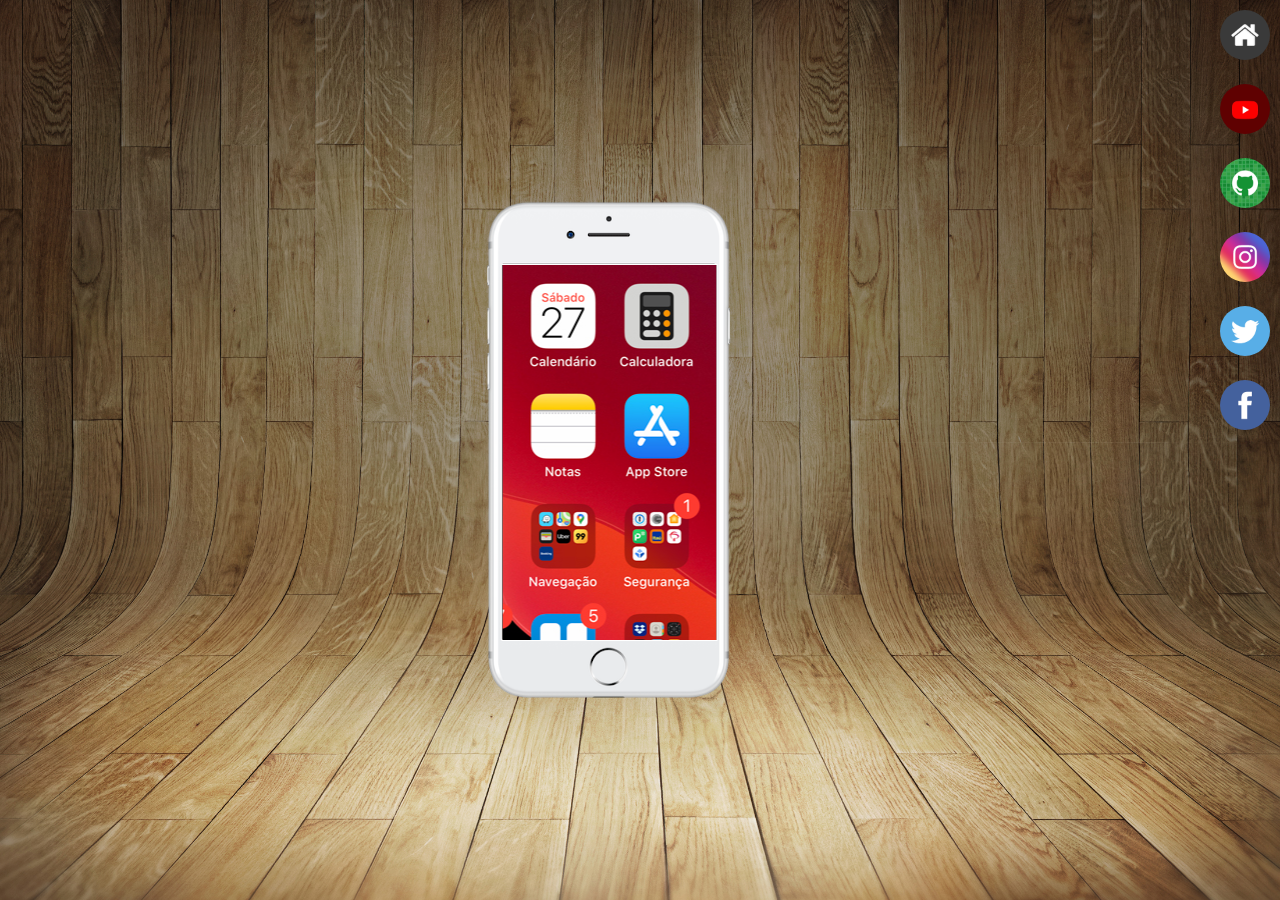
<file: index.html>
<!DOCTYPE html>
<html lang="pt-br">
<head>
    <meta charset="UTF-8">
    <meta name="viewport" content="width=device-width, initial-scale=1.0">
    <title>Projeto Social</title>
    <link rel="shortcut icon" href="favicon.ico" type="image/x-icon">
    <link rel="stylesheet" href="stylos/style.css">
</head>
<body>
    <main>
<section id="telefone">
    <iframe src="home.html" name ="tela" id="tela" frameborder="0">
        Seu navegador não é compativél...

    </iframe>

</section>
<section id="redes-sociais">
    <a href="home.html" target="tela"><img src="imagens/logo-home.jpg" alt="home"></a><br>
    <a href="youtube.html" target="tela"><img src="imagens/logo-youtube.jpg" alt="YouTube"></a><br>
    <a href="github.html" target="tela"><img src="imagens/logo-github.jpg" alt="GitHub"></a><br>
    <a href="instagram.html" target="tela"><img src="imagens/logo-instagram.jpg" alt="Instagram"></a><br>
    <a href="twitter.html" target="tela"><img src="imagens/logo-twitter.jpg" alt="X"></a><br>
    <a href="home.html" target="tela"><img src="imagens/logo-facebook.jpg" alt="FaceBook"></a><br>
</section>

    </main>
</body>
</html>
</file>
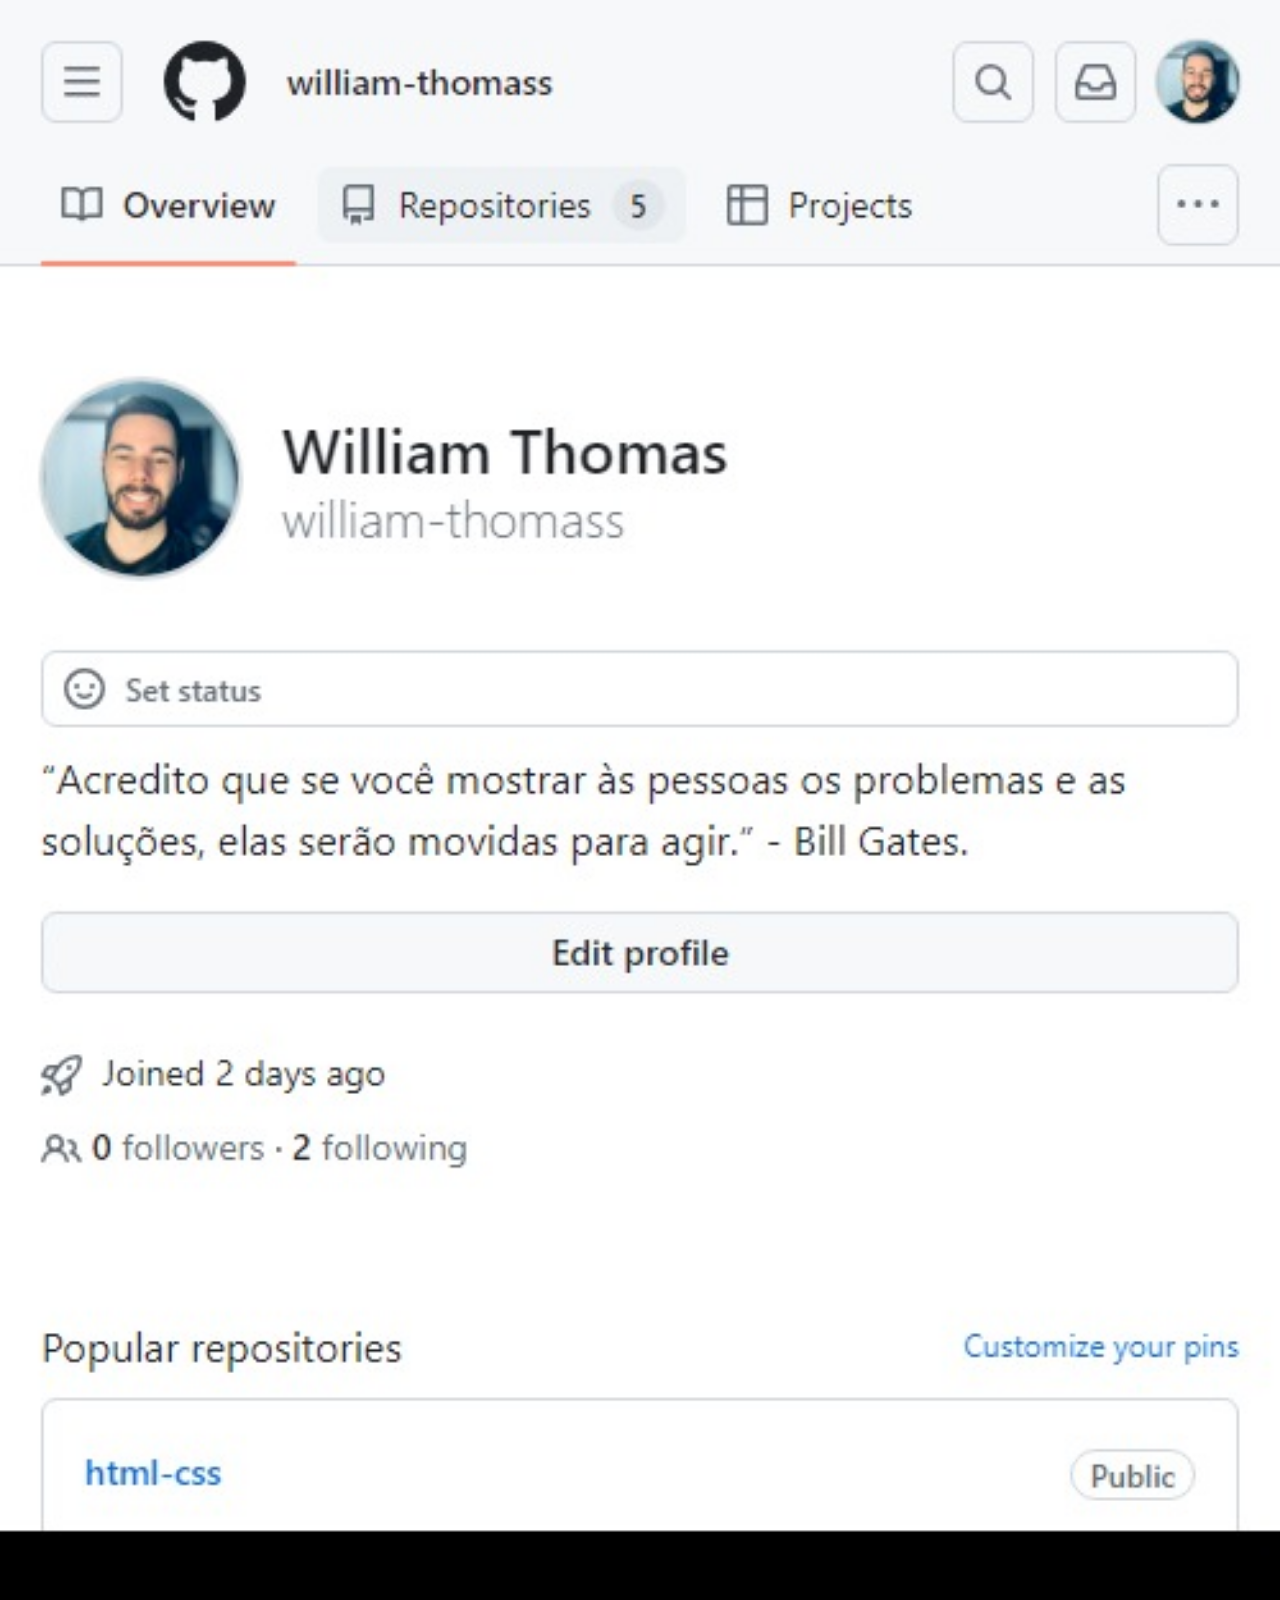
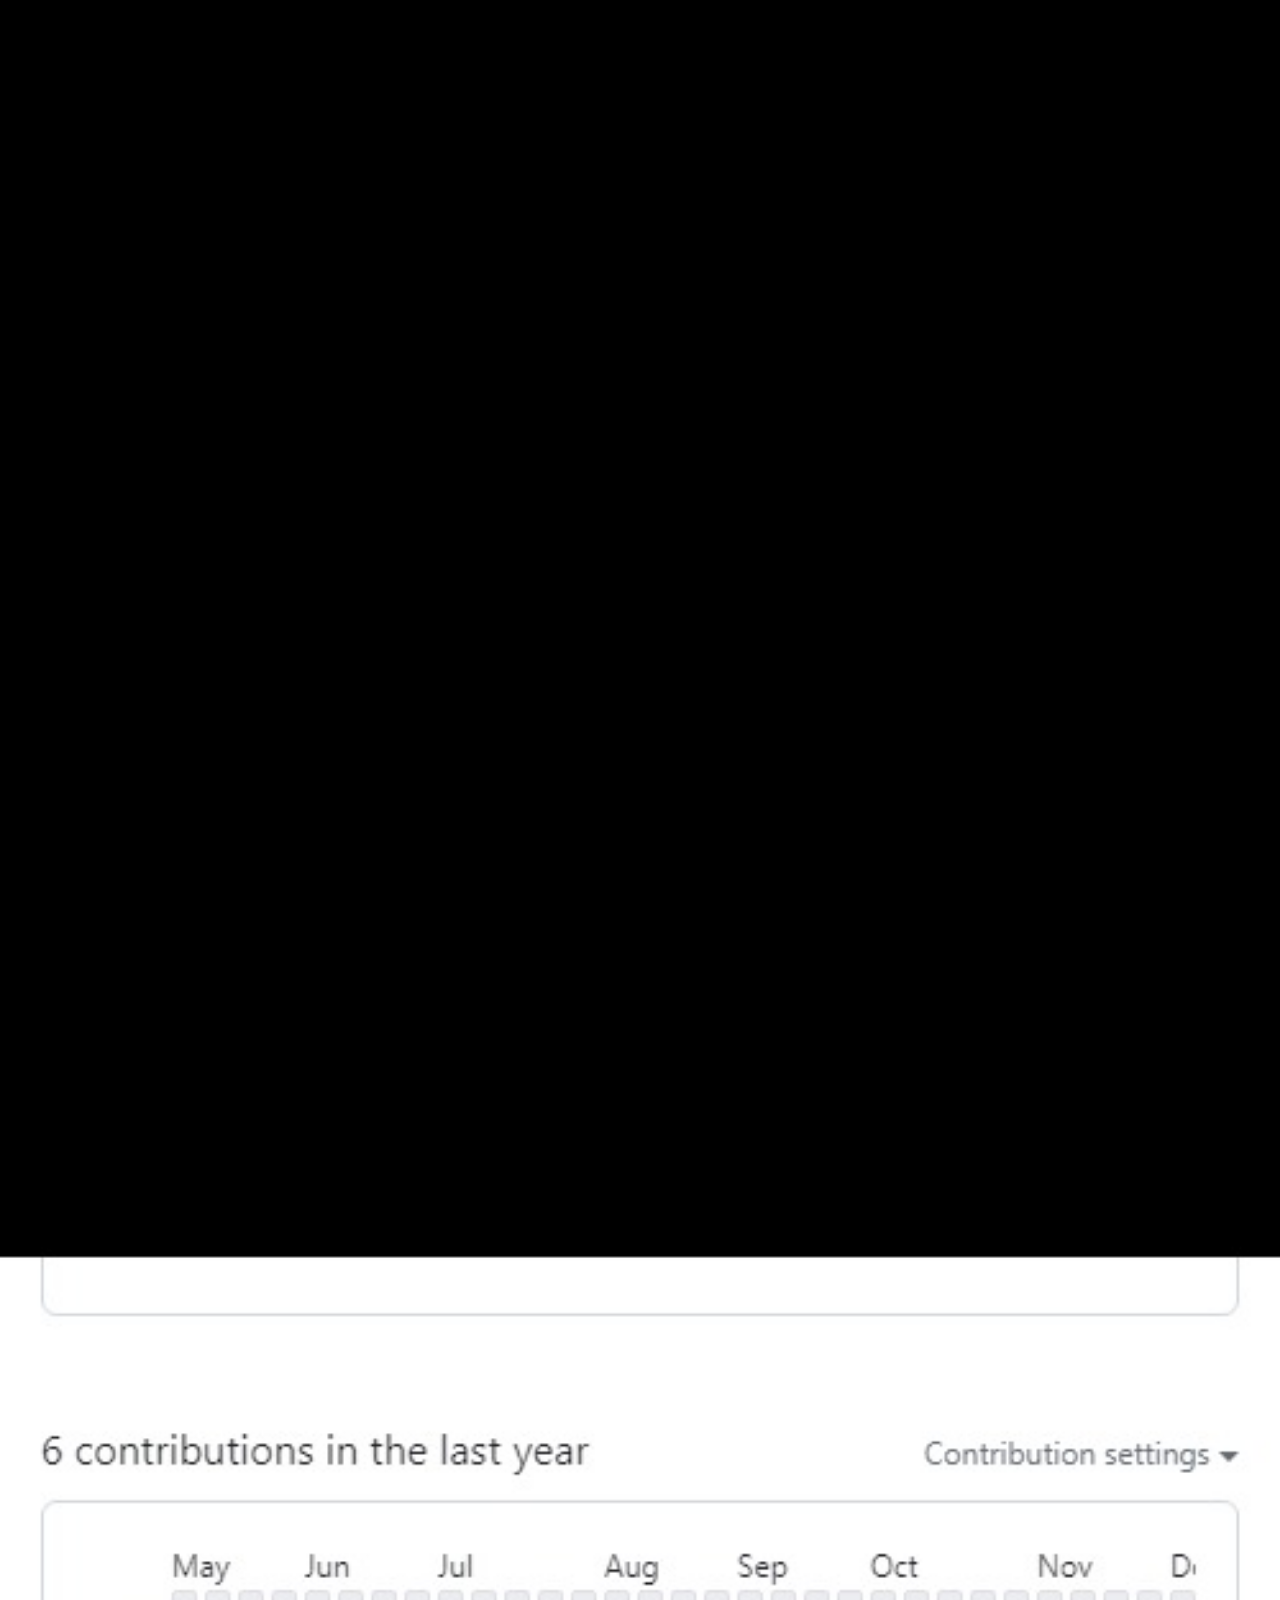
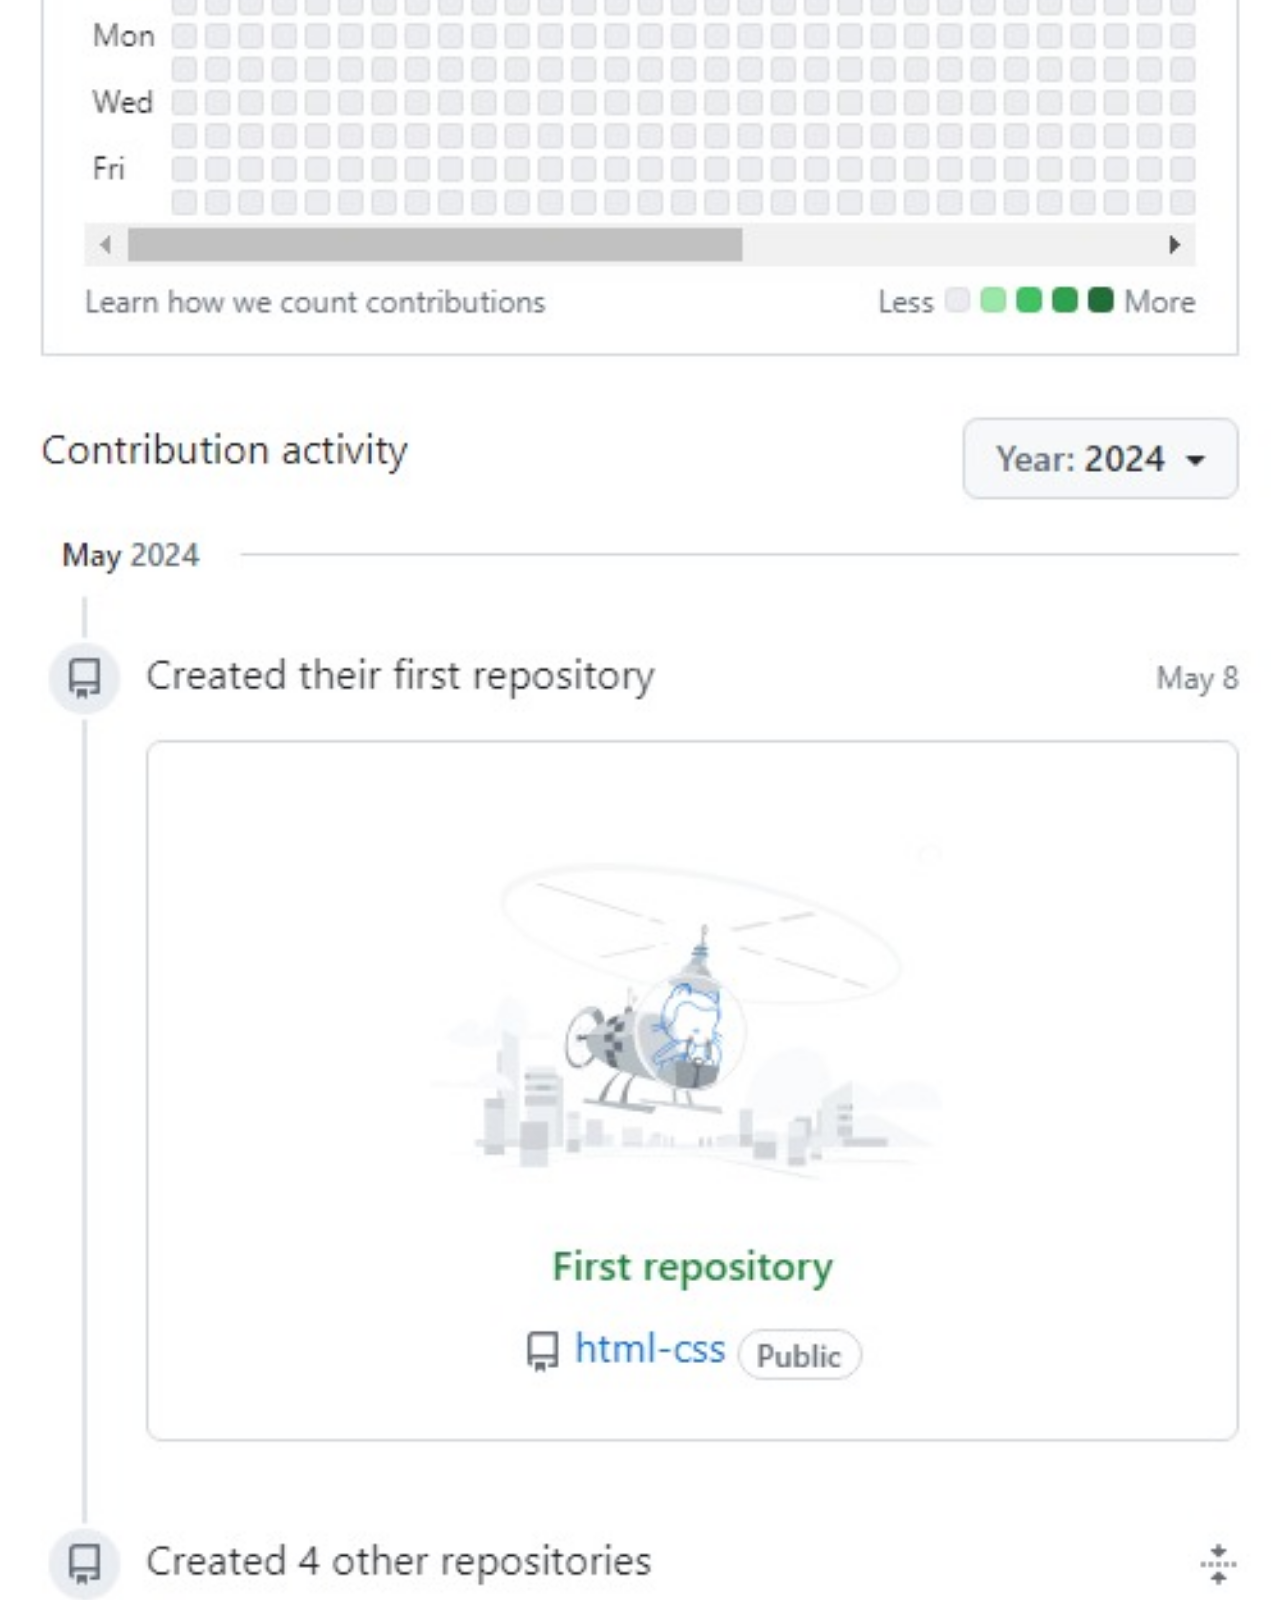
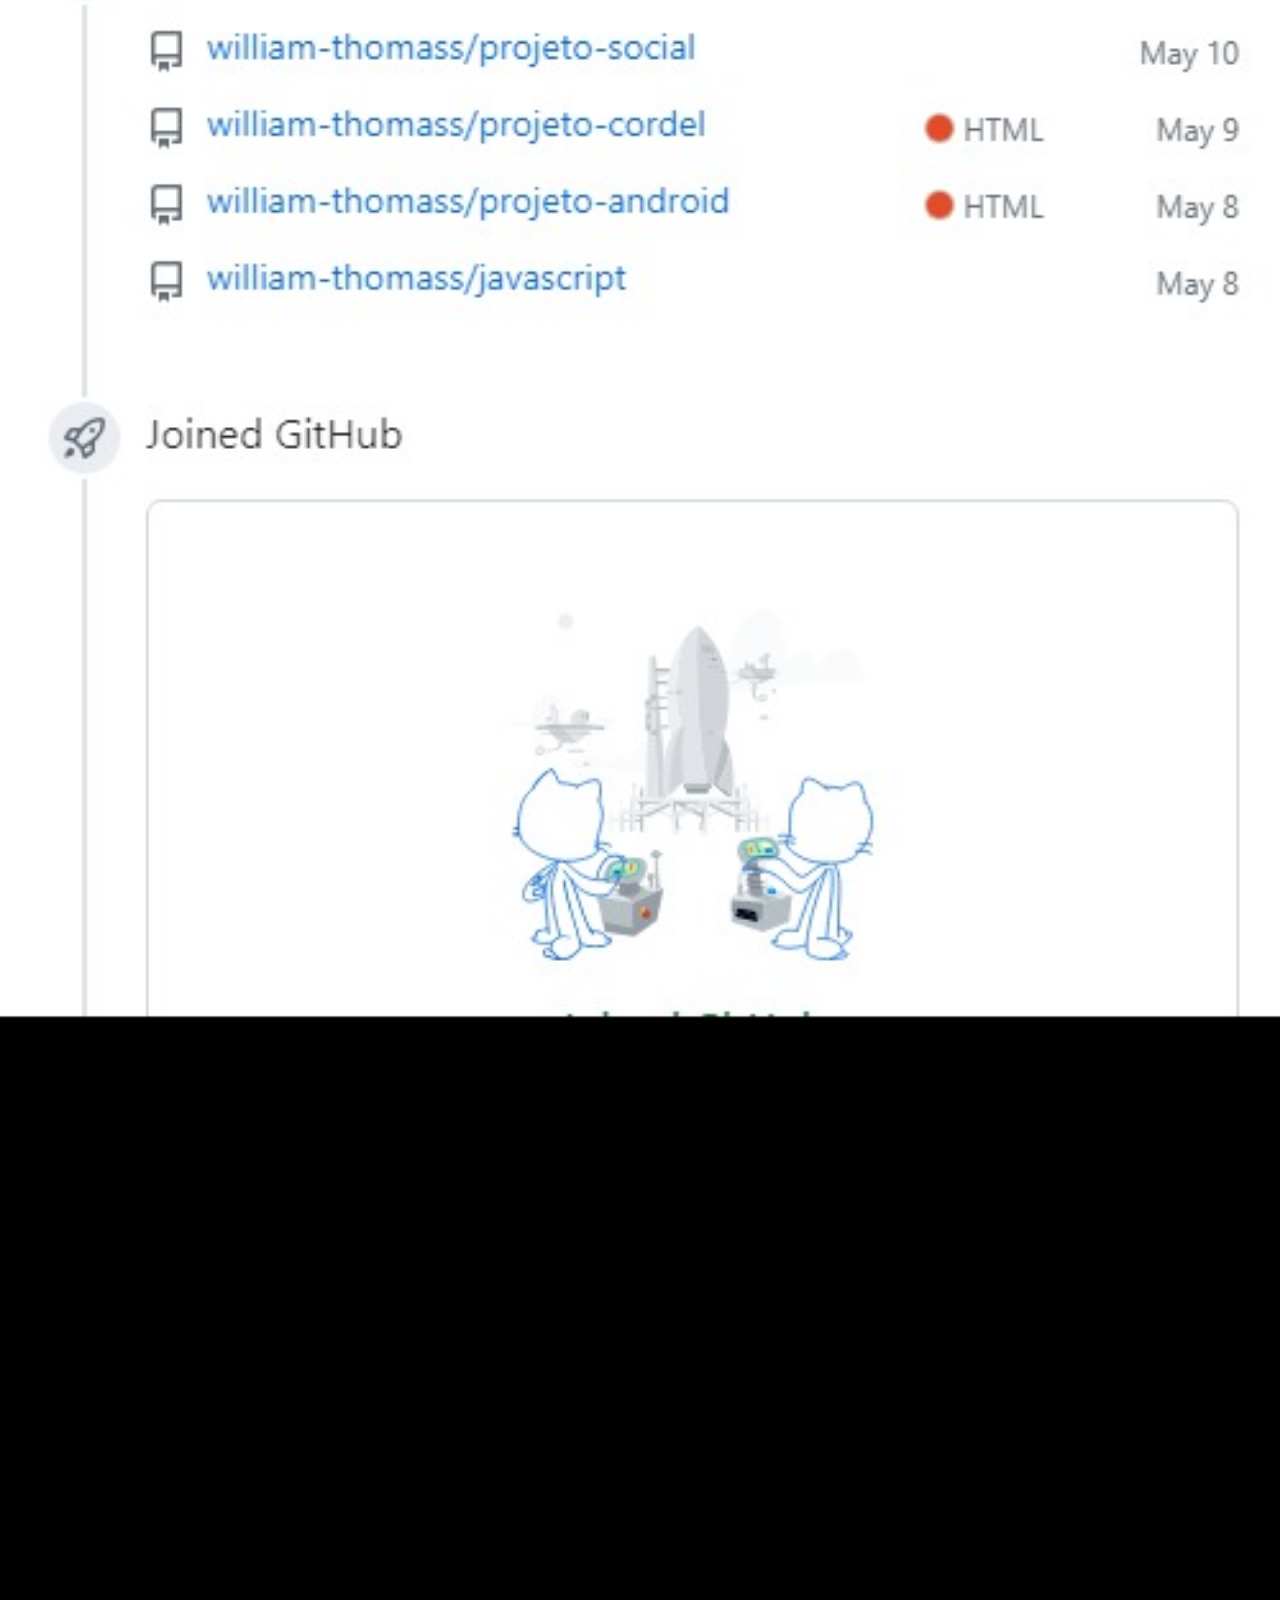
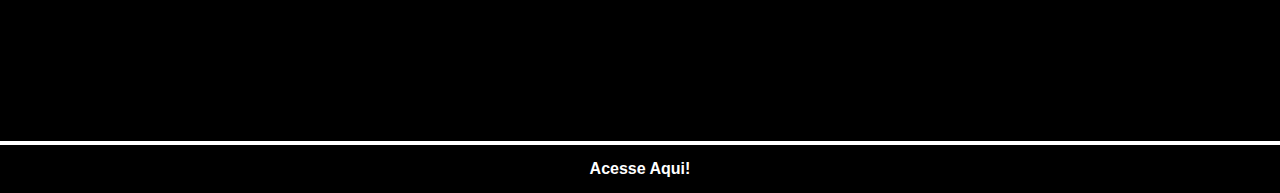
<file: github.html>
<!DOCTYPE html>
<html lang="pt-br">
<head>
    <meta charset="UTF-8">
    <meta name="viewport" content="width=device-width, initial-scale=1.0">
    <title>GitHub</title>   
    <link rel="stylesheet" href="stylos/social.css">

</head>
<body class="hub">
    <img src="imagens/meugithub.jpg" alt="Gihub">
    <a   href="https://github.com/william-thomass" target="_blank">Acesse Aqui!</a>
</body>
</html>
</file>
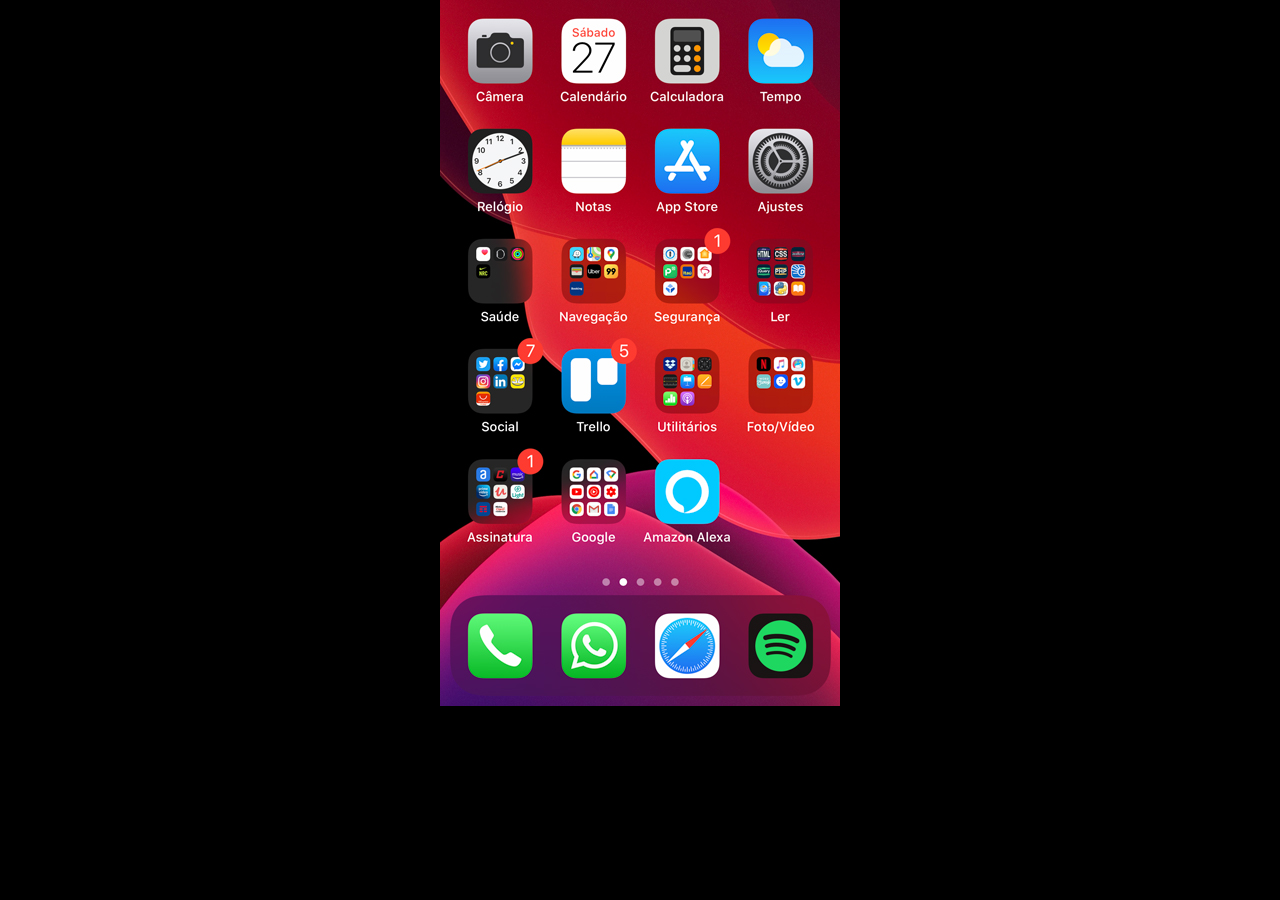
<file: home.html>
<!DOCTYPE html>
<html lang="pt-br">
<head>
    <meta charset="UTF-8">
    <meta name="viewport" content="width=device-width, initial-scale=1.0">
    <title>home</title>
    <style>

        *{
            margin: 0px;
            padding: 0px;
        }

        body{

            width: 100vw;
            height: 100vh;
            background: 
            black url('imagens/tela-home.jpg')
            top center
            no-repeat;
        }
    </style>
</head>
<body>
    
</body>
</html>
</file>
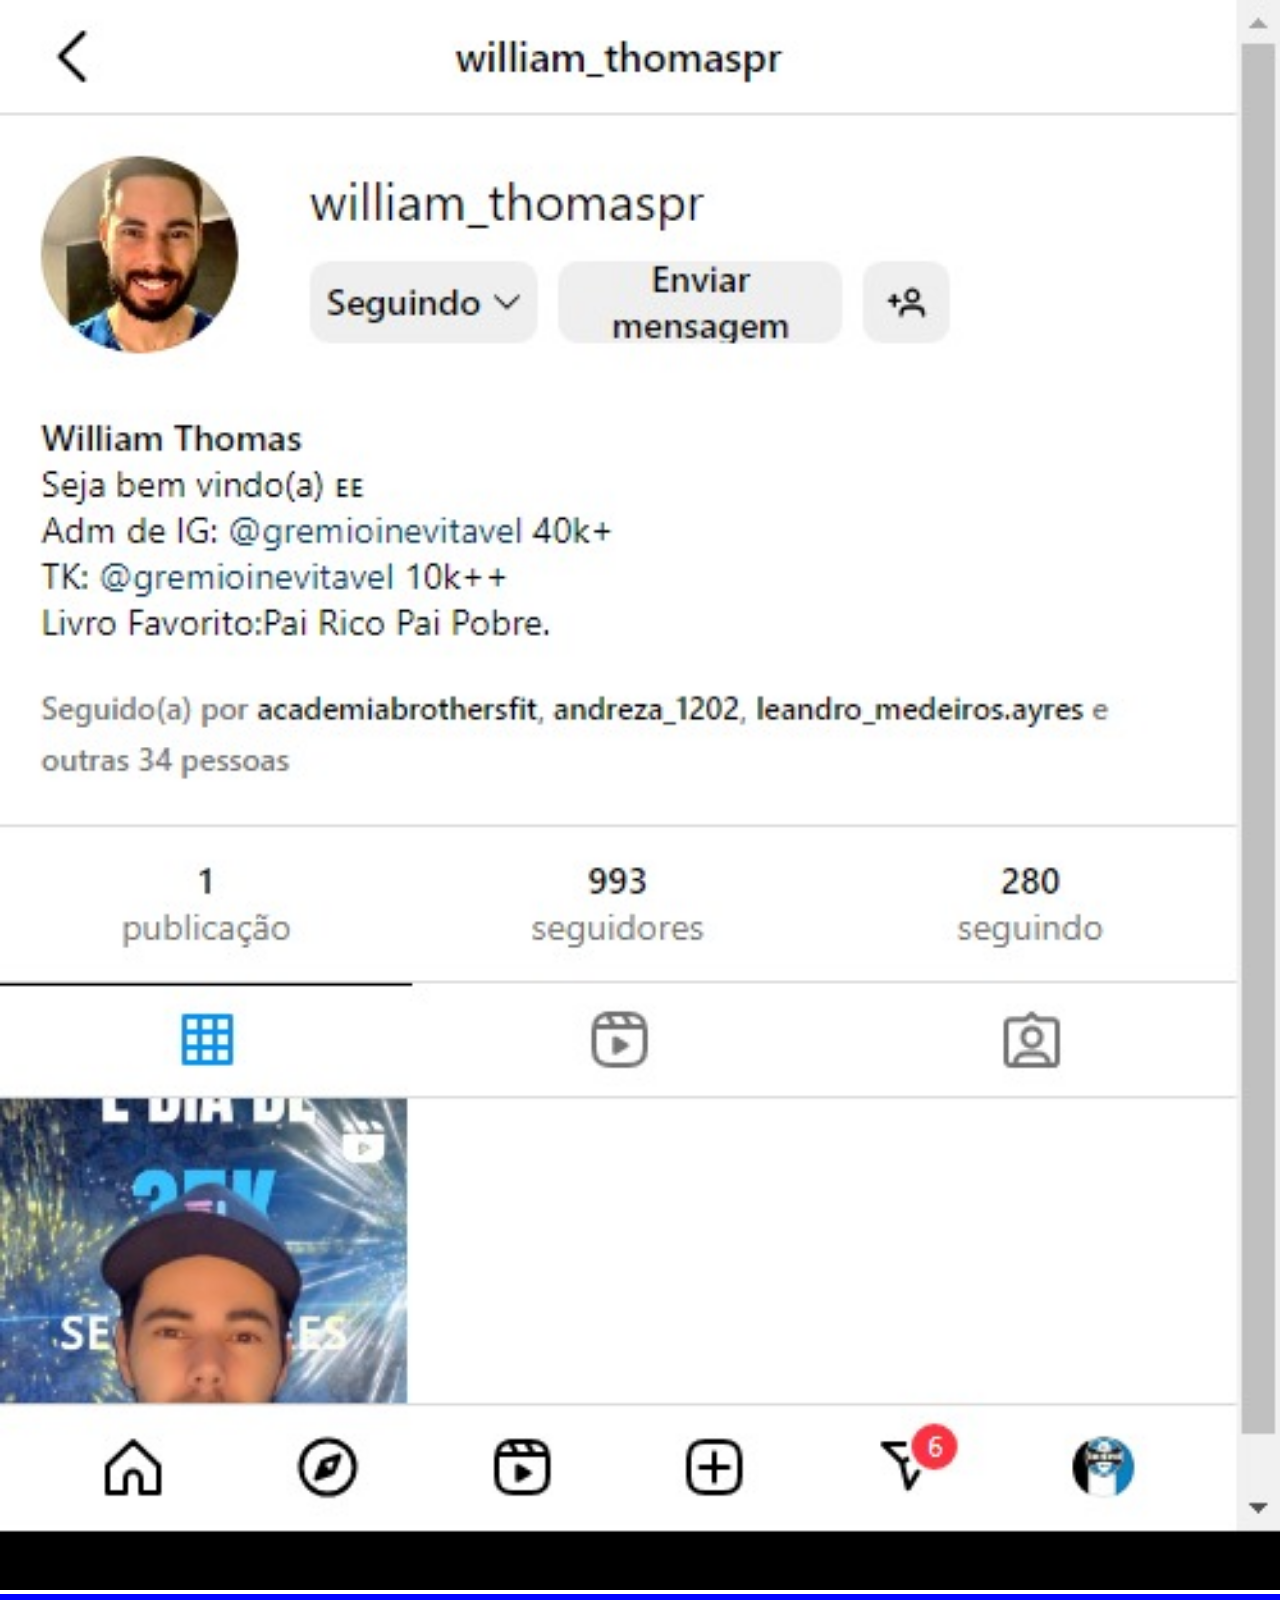
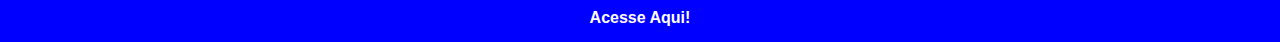
<file: instagram.html>
<!DOCTYPE html>
<html lang="pt-br">
<head>
    <meta charset="UTF-8">
    <meta name="viewport" content="width=device-width, initial-scale=1.0">
    <title>Youtube</title>   
    <link rel="stylesheet" href="stylos/social.css">

</head>
<body class="x">
    <img src="imagens/meuinsta.jpg" alt="Instagram">
    <a   href="https://www.instagram.com/william_thomaspr/" target="_blank">Acesse Aqui!</a>
</body>
</html>
</file>
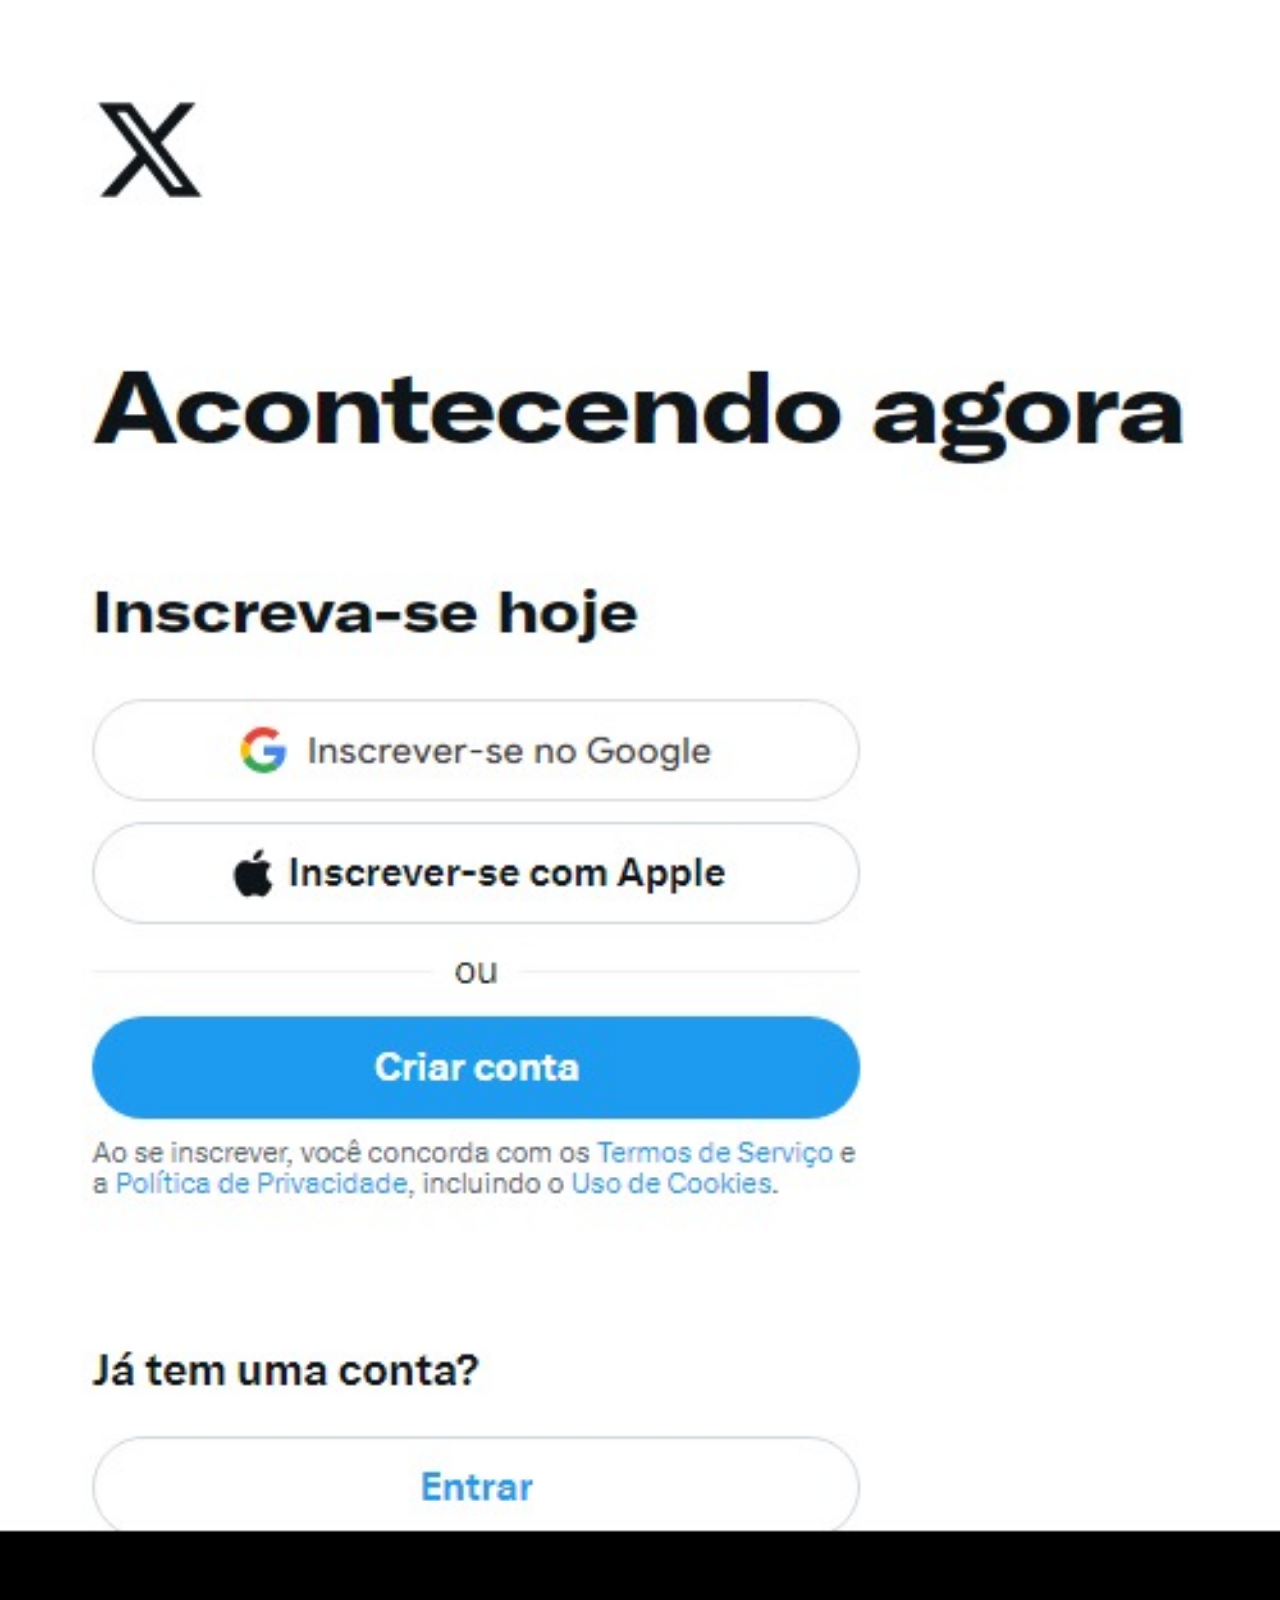
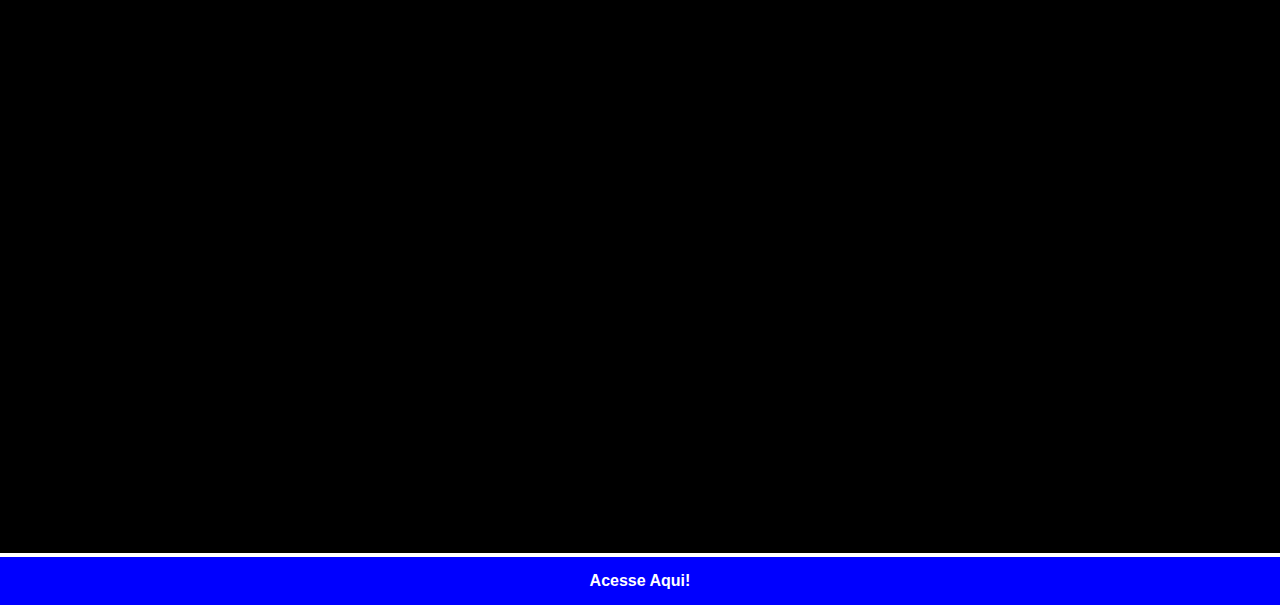
<file: twitter.html>
<!DOCTYPE html>
<html lang="pt-br">
<head>
    <meta charset="UTF-8">
    <meta name="viewport" content="width=device-width, initial-scale=1.0">
    <title>Youtube</title>   
    <link rel="stylesheet" href="stylos/social.css">

</head>
<body class="x">
    <img src="imagens/twitterx.jpg" alt="Twitter">
    <a   href="https://www.x.com/" target="_blank">Acesse Aqui!</a>
</body>
</html>
</file>
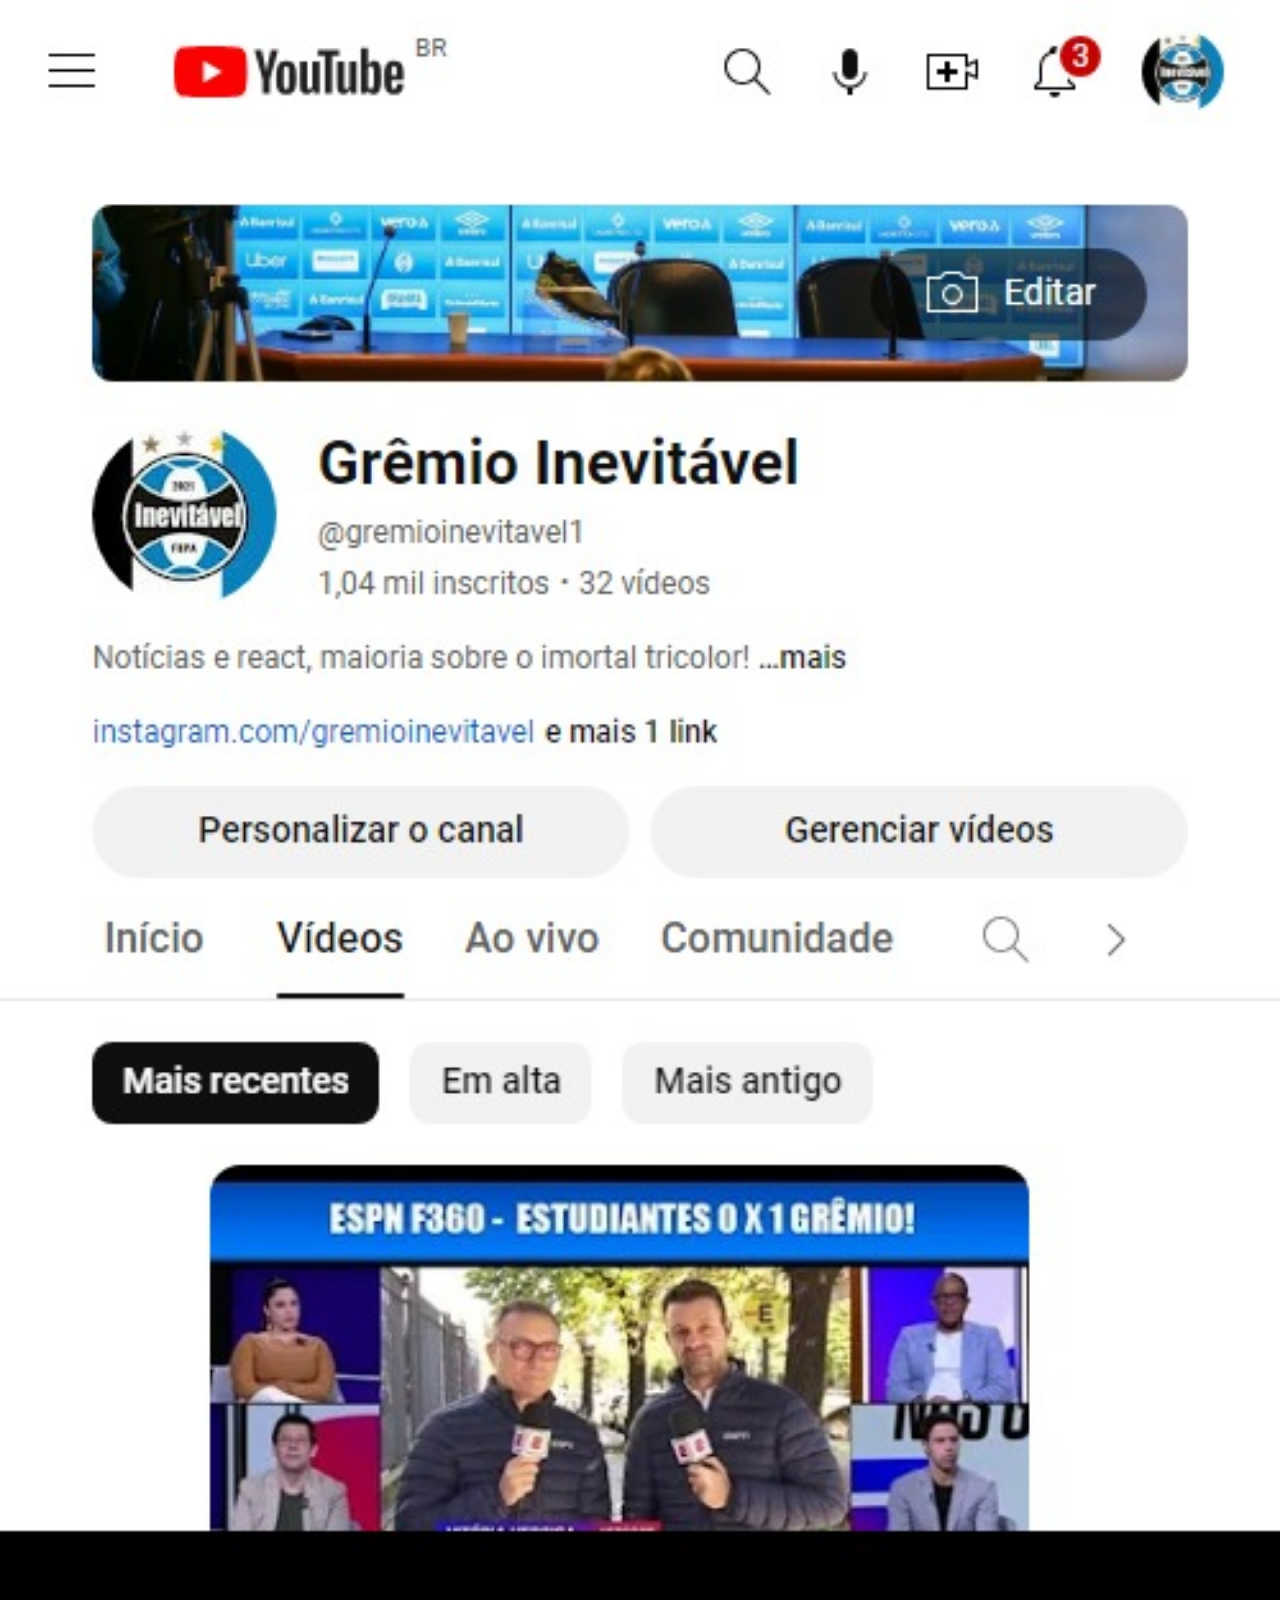
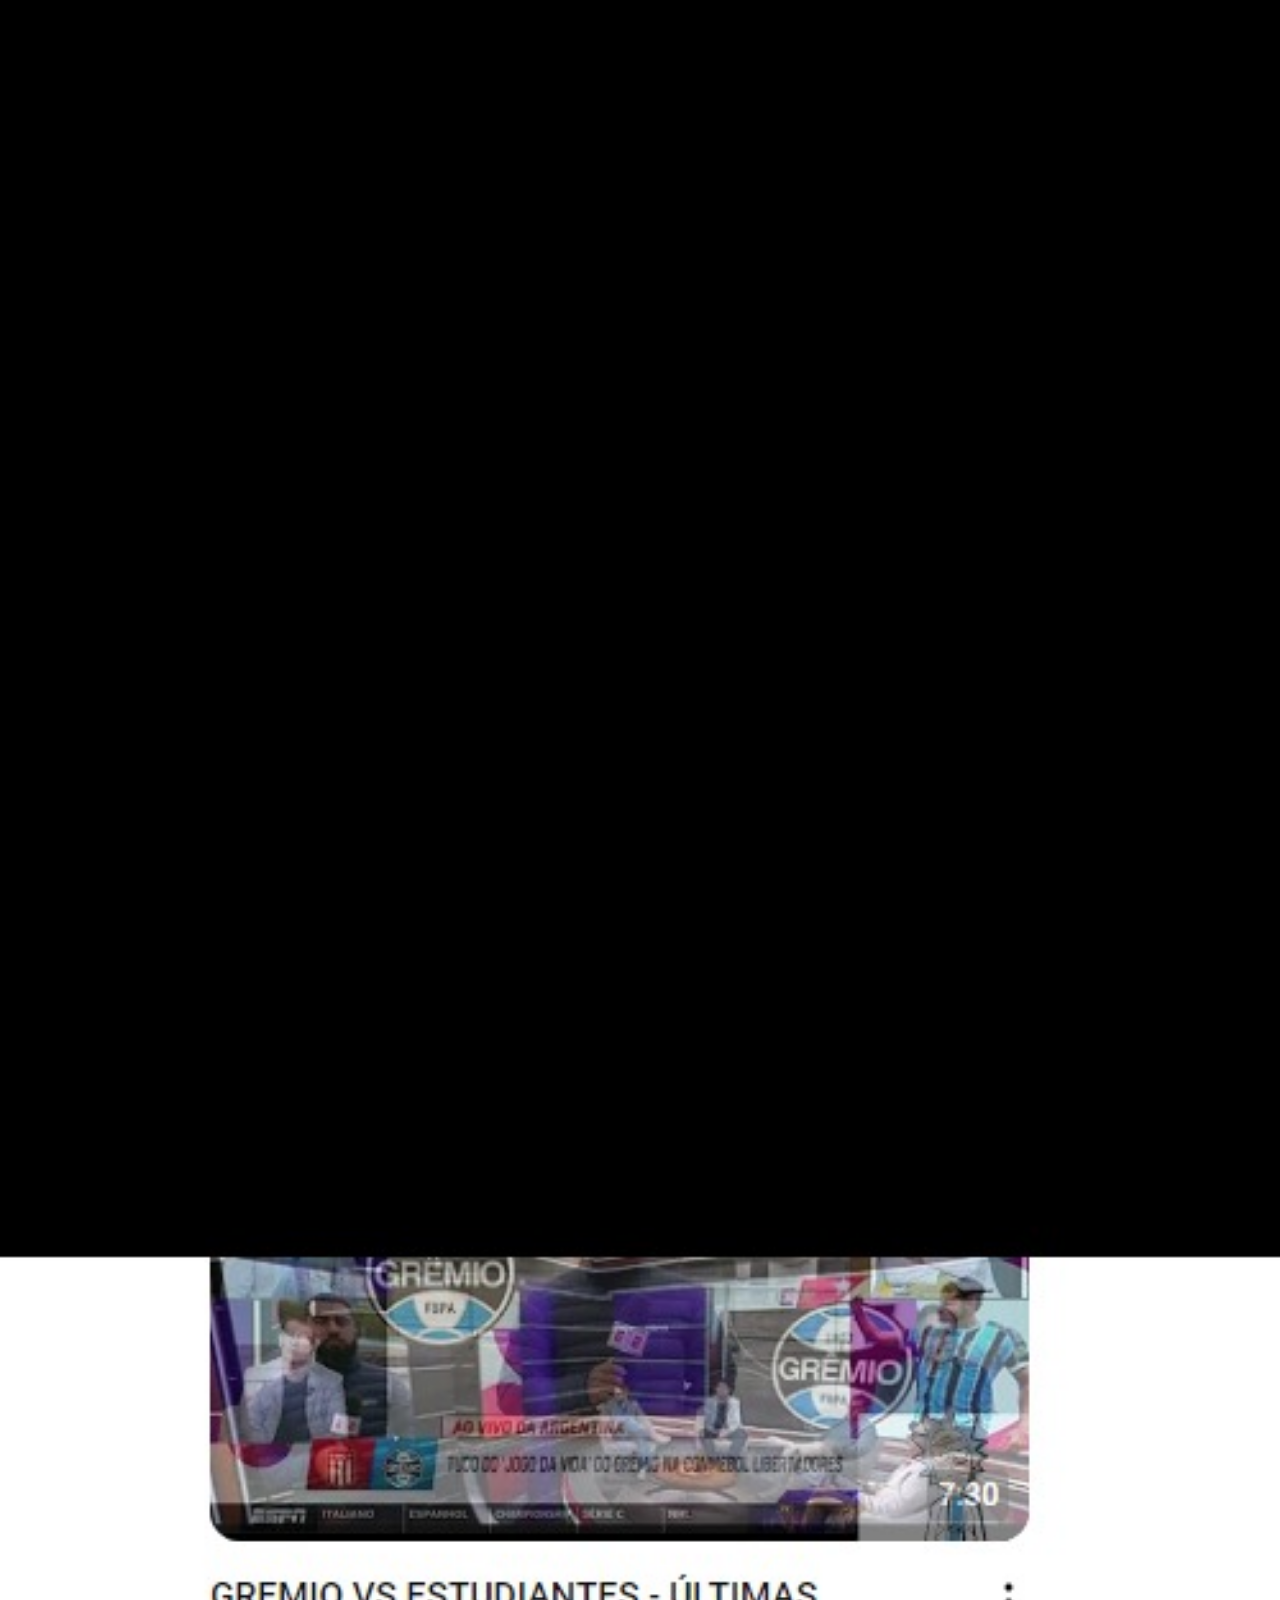
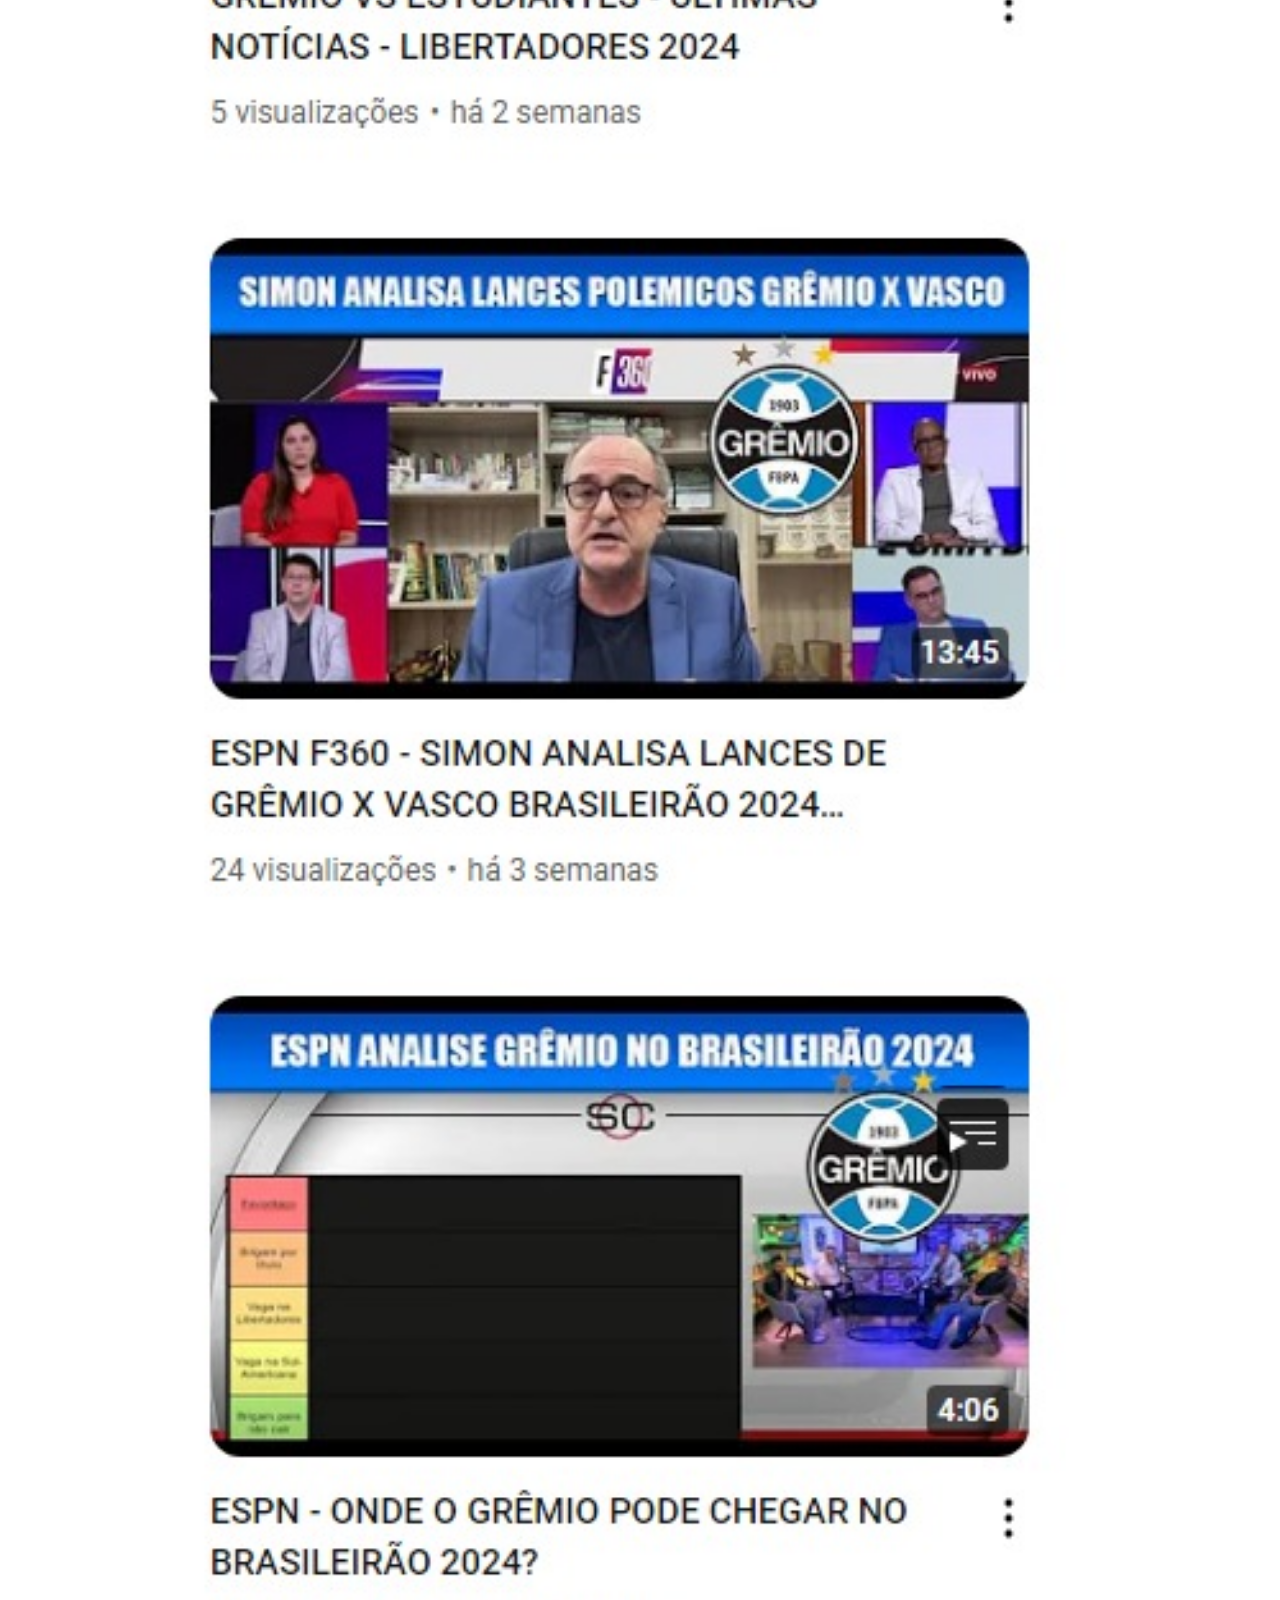
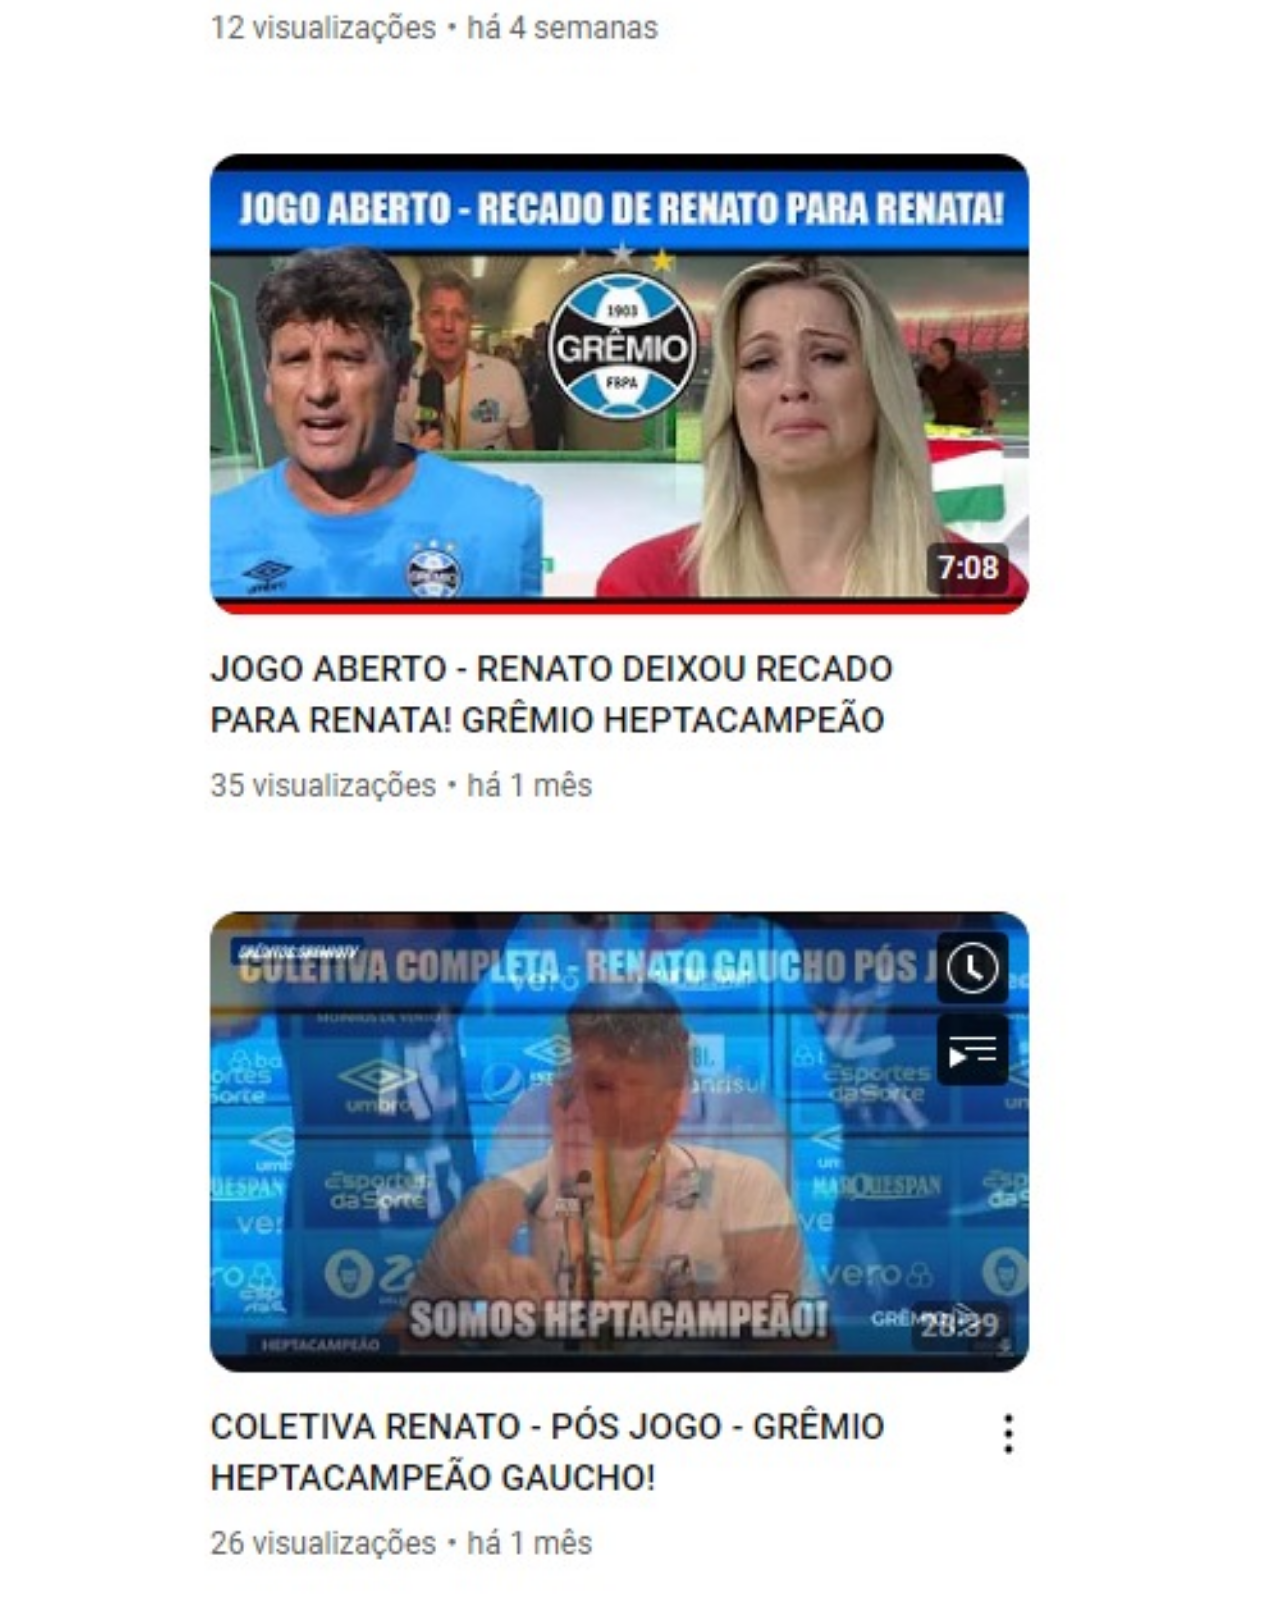
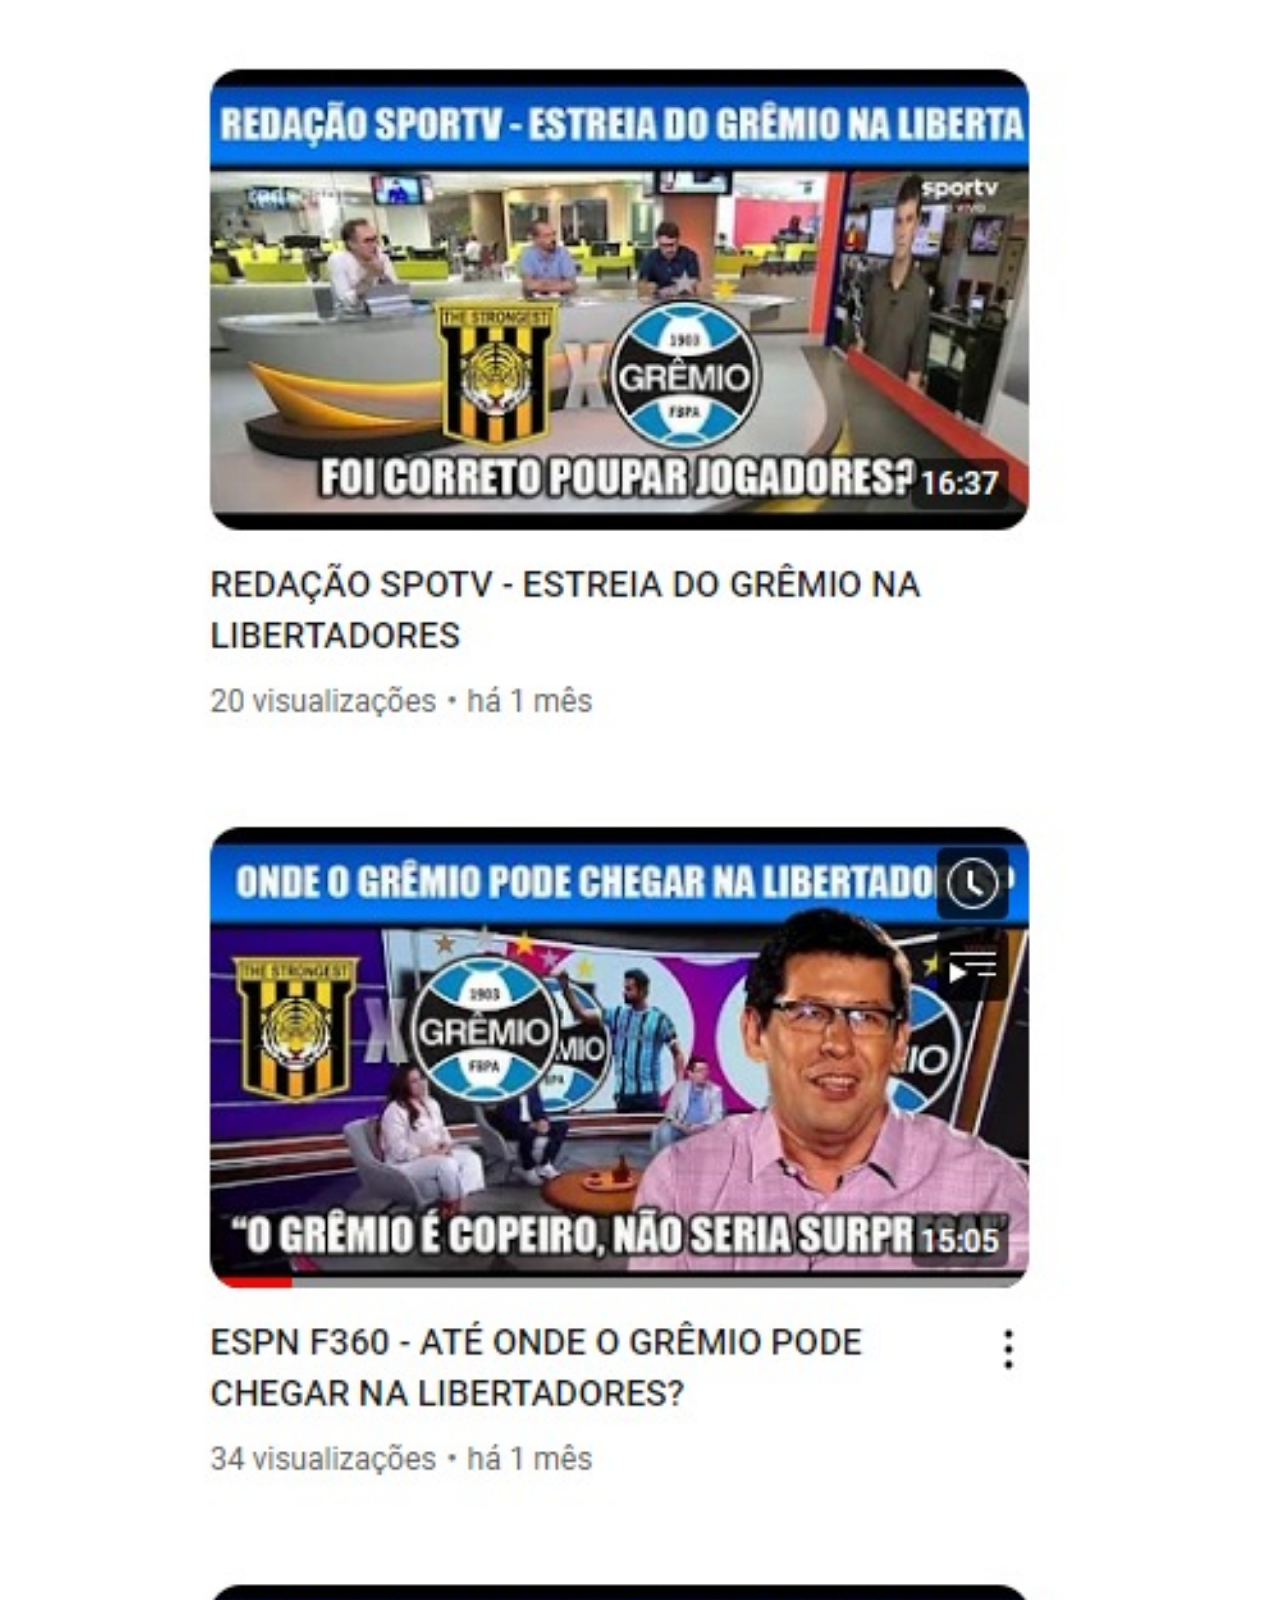
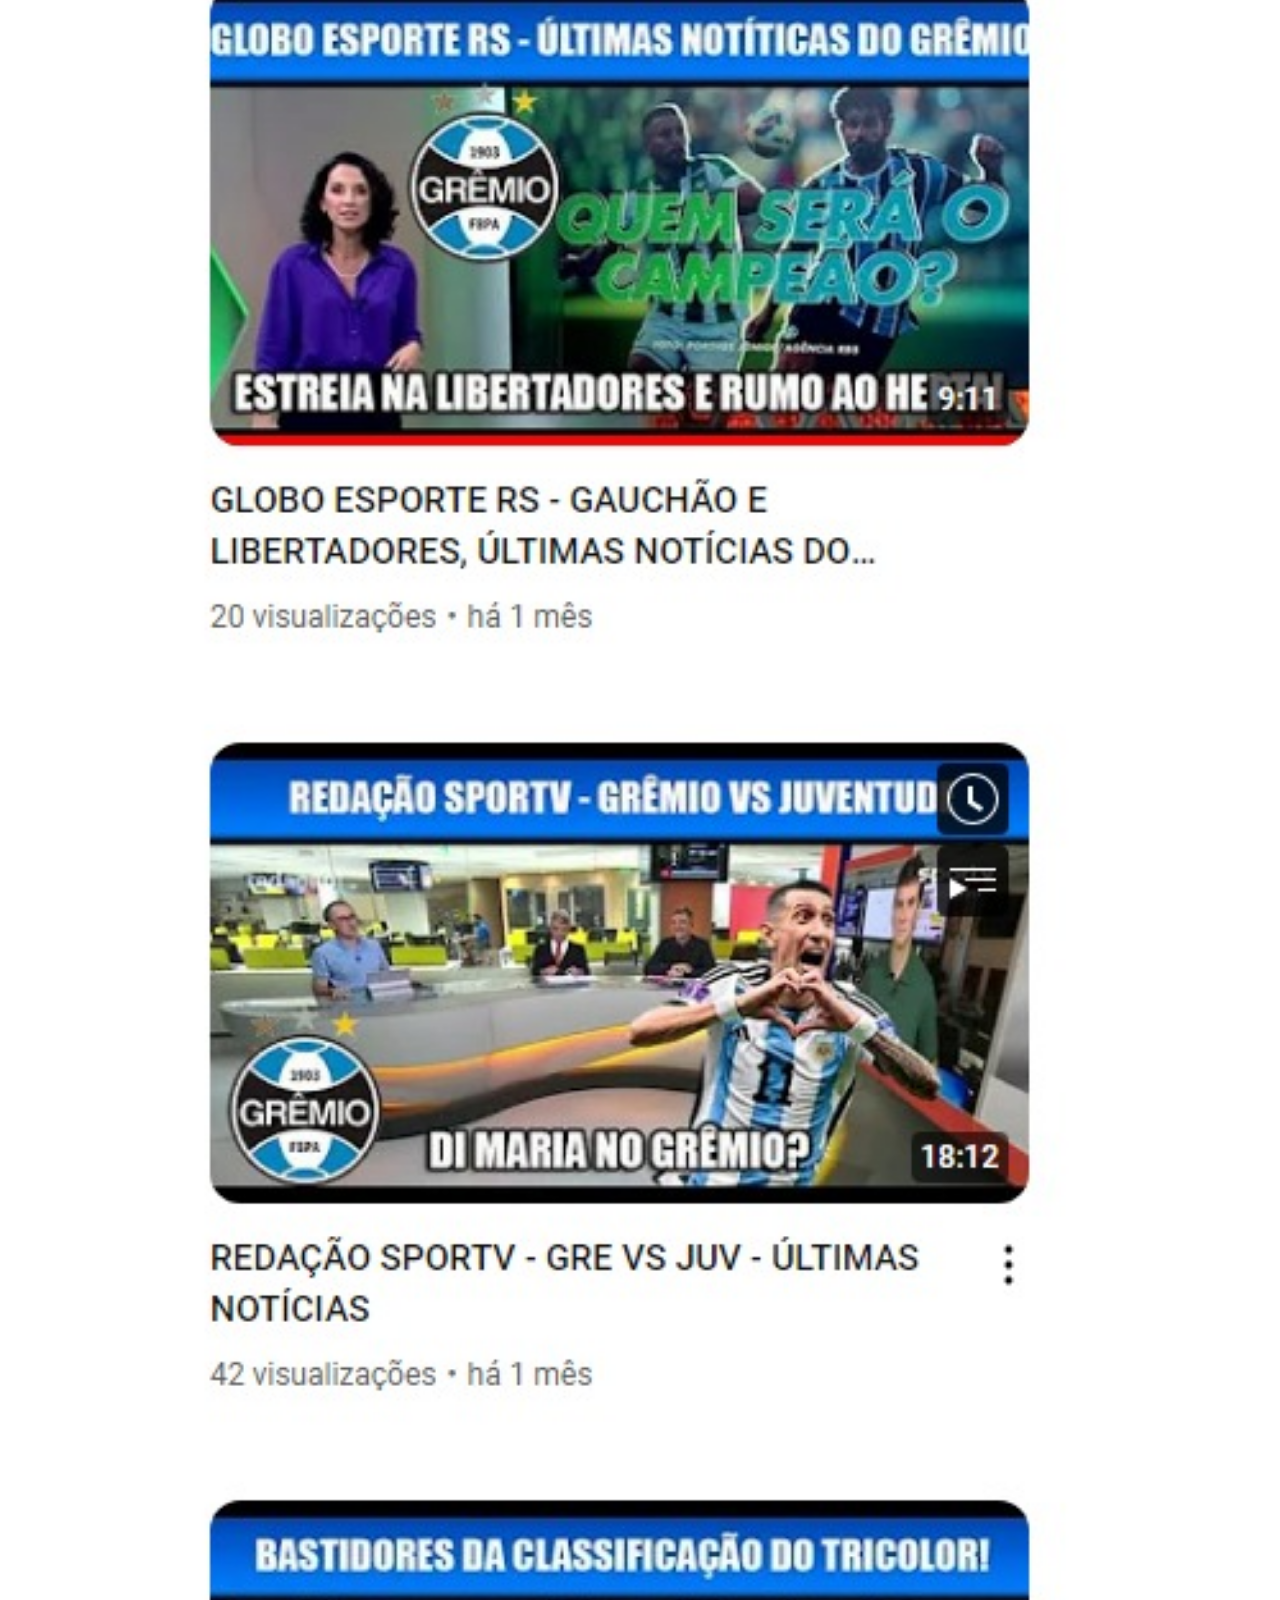
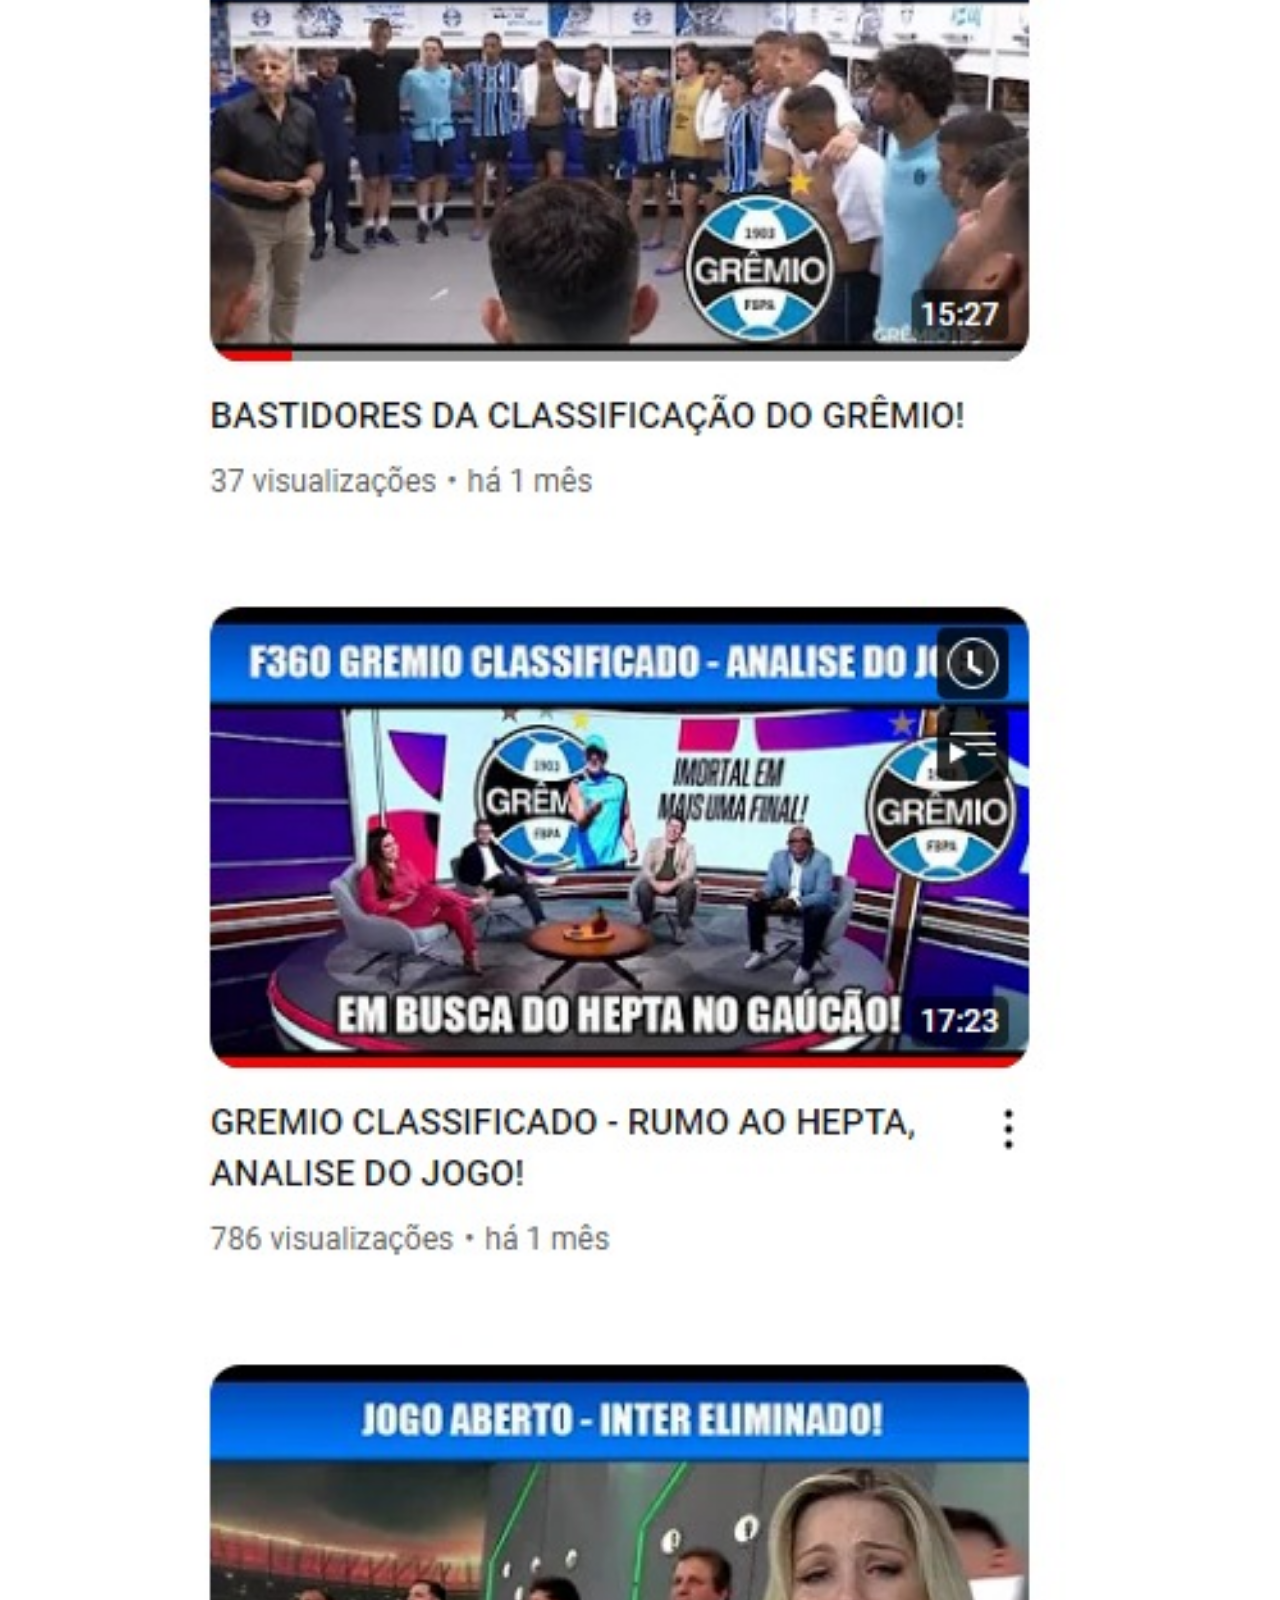
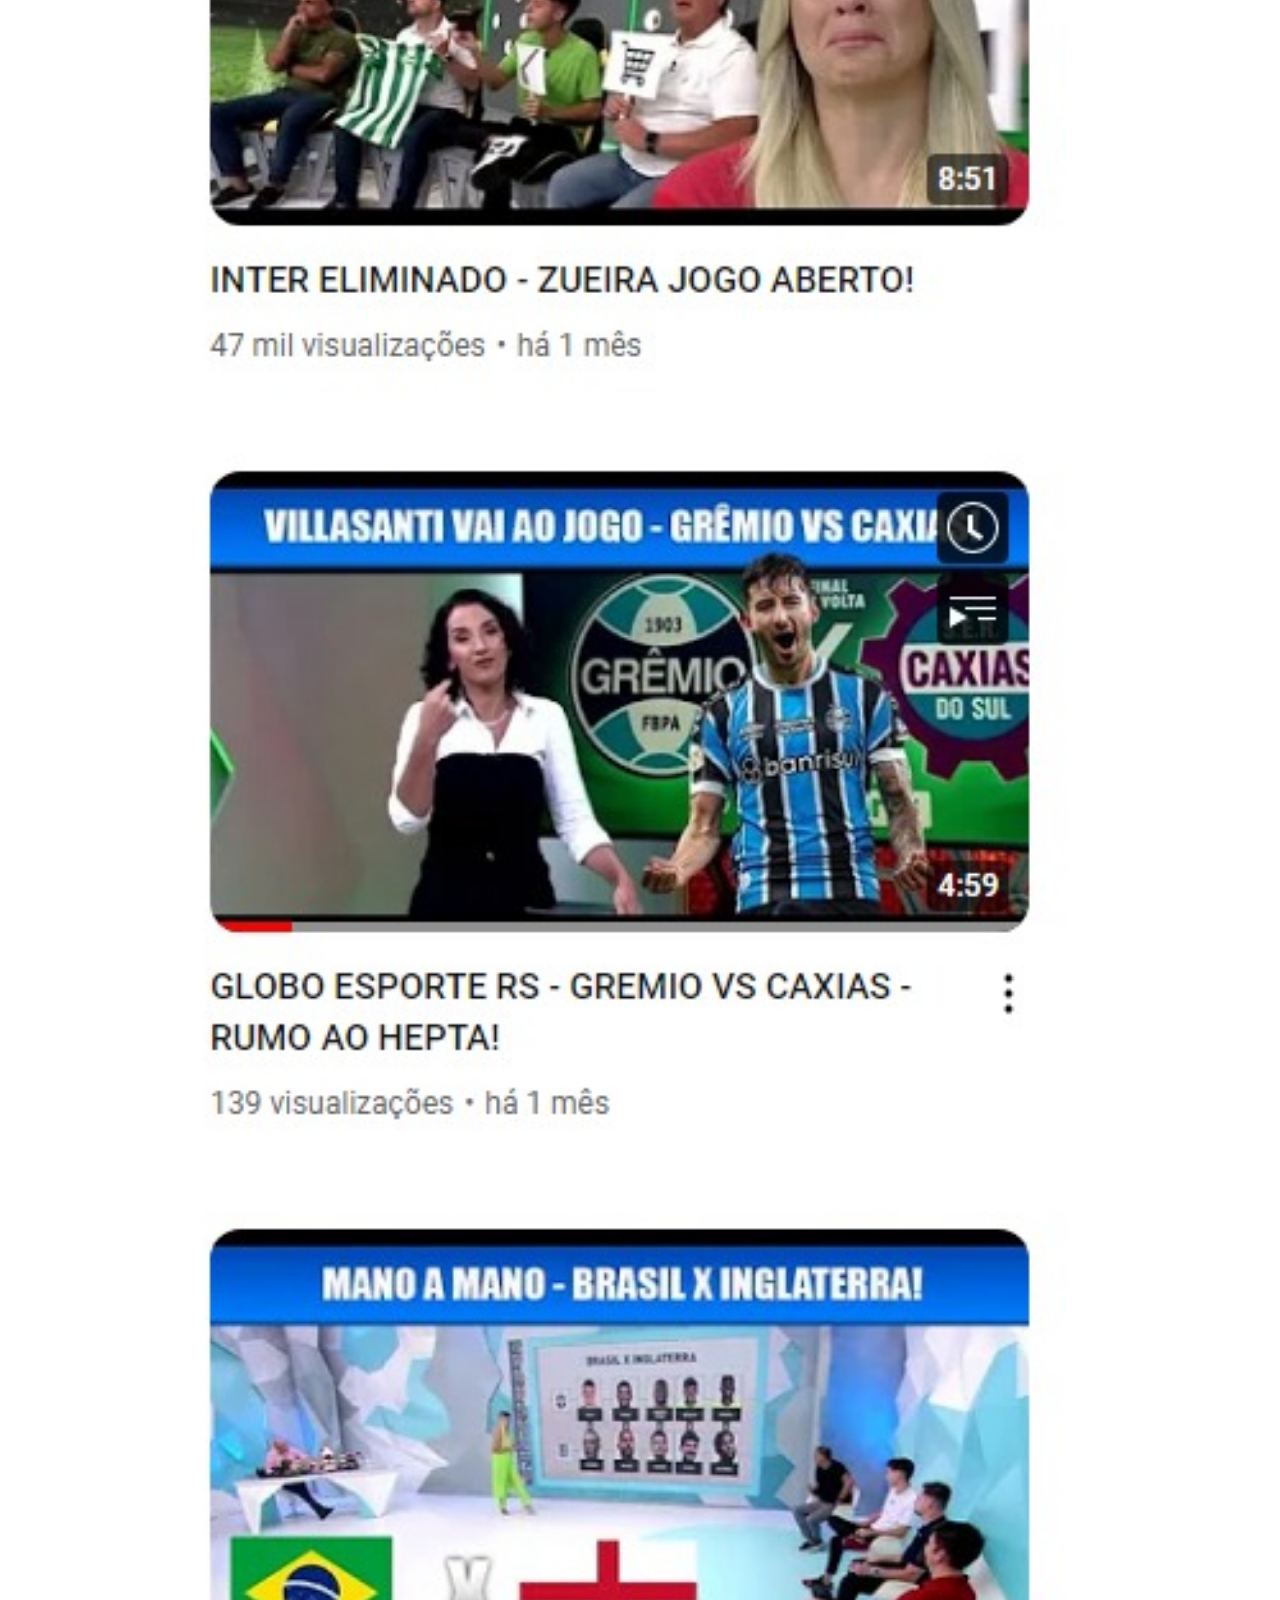
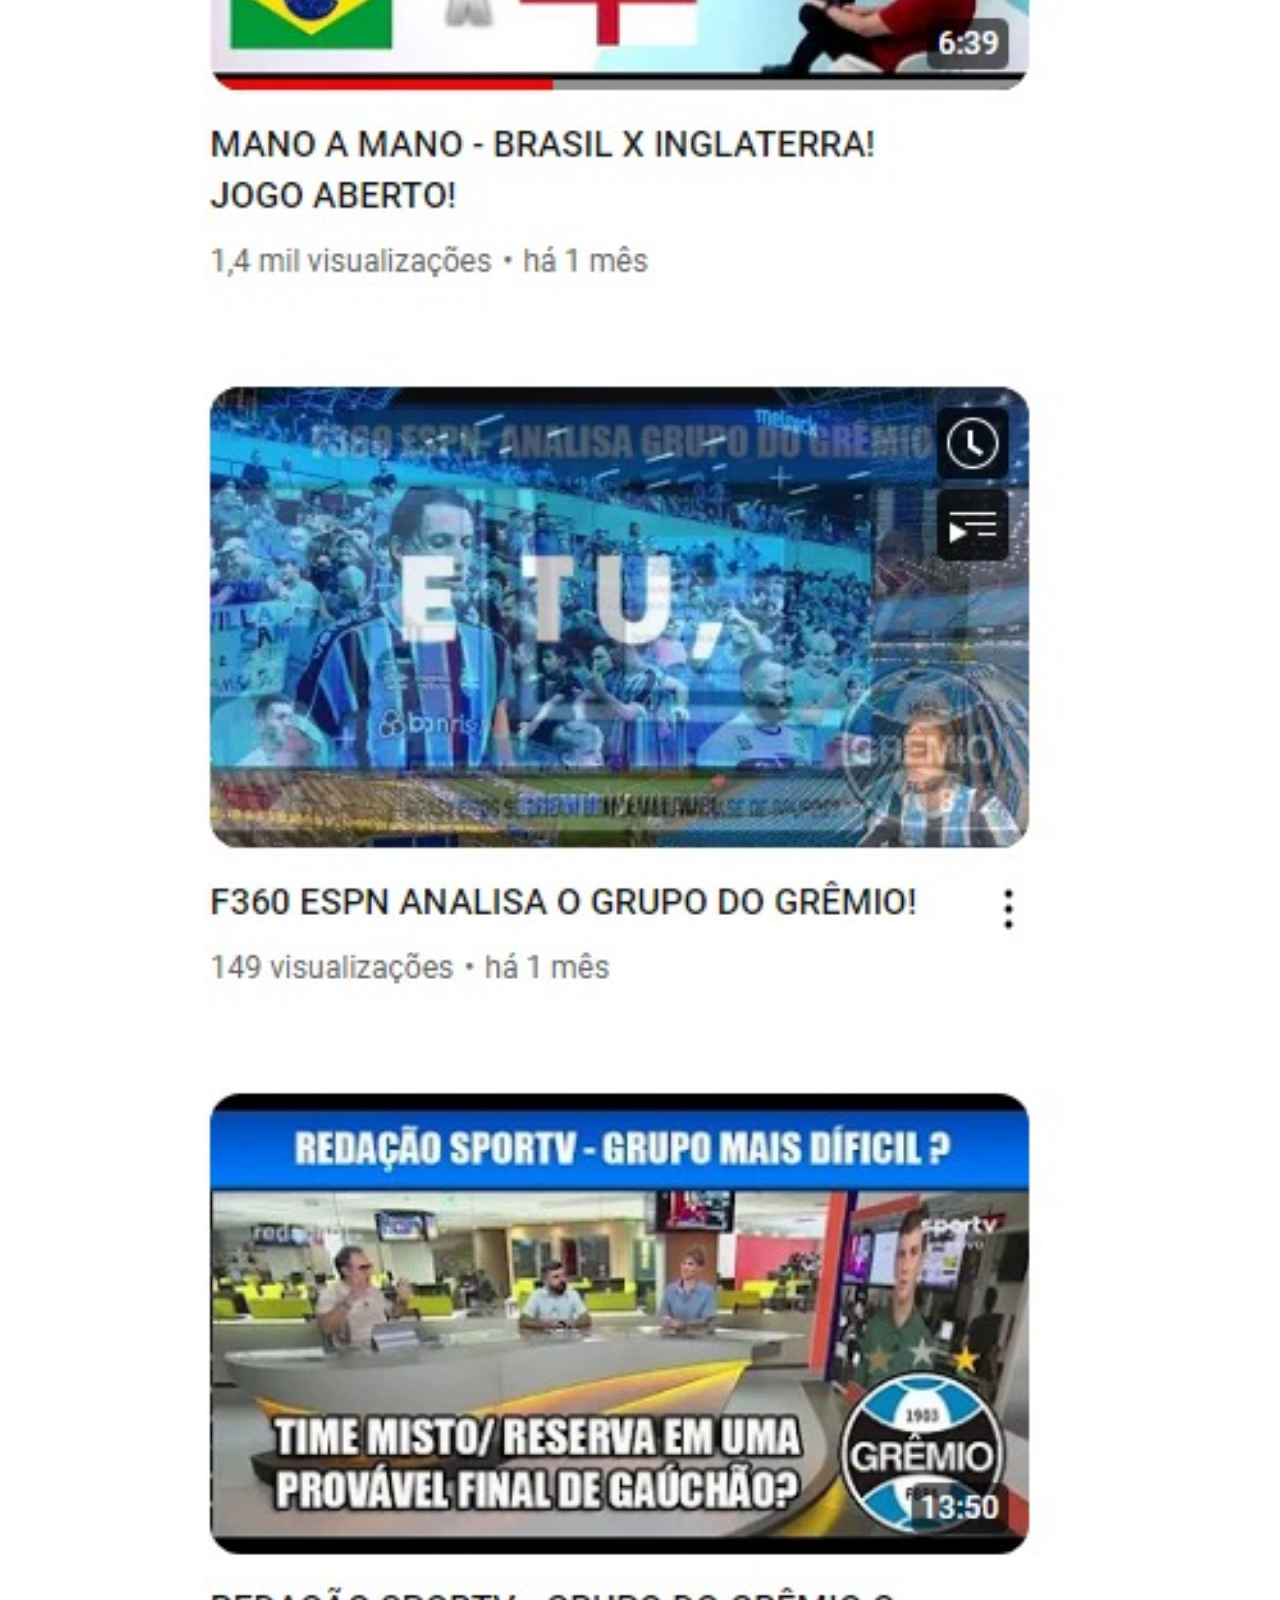
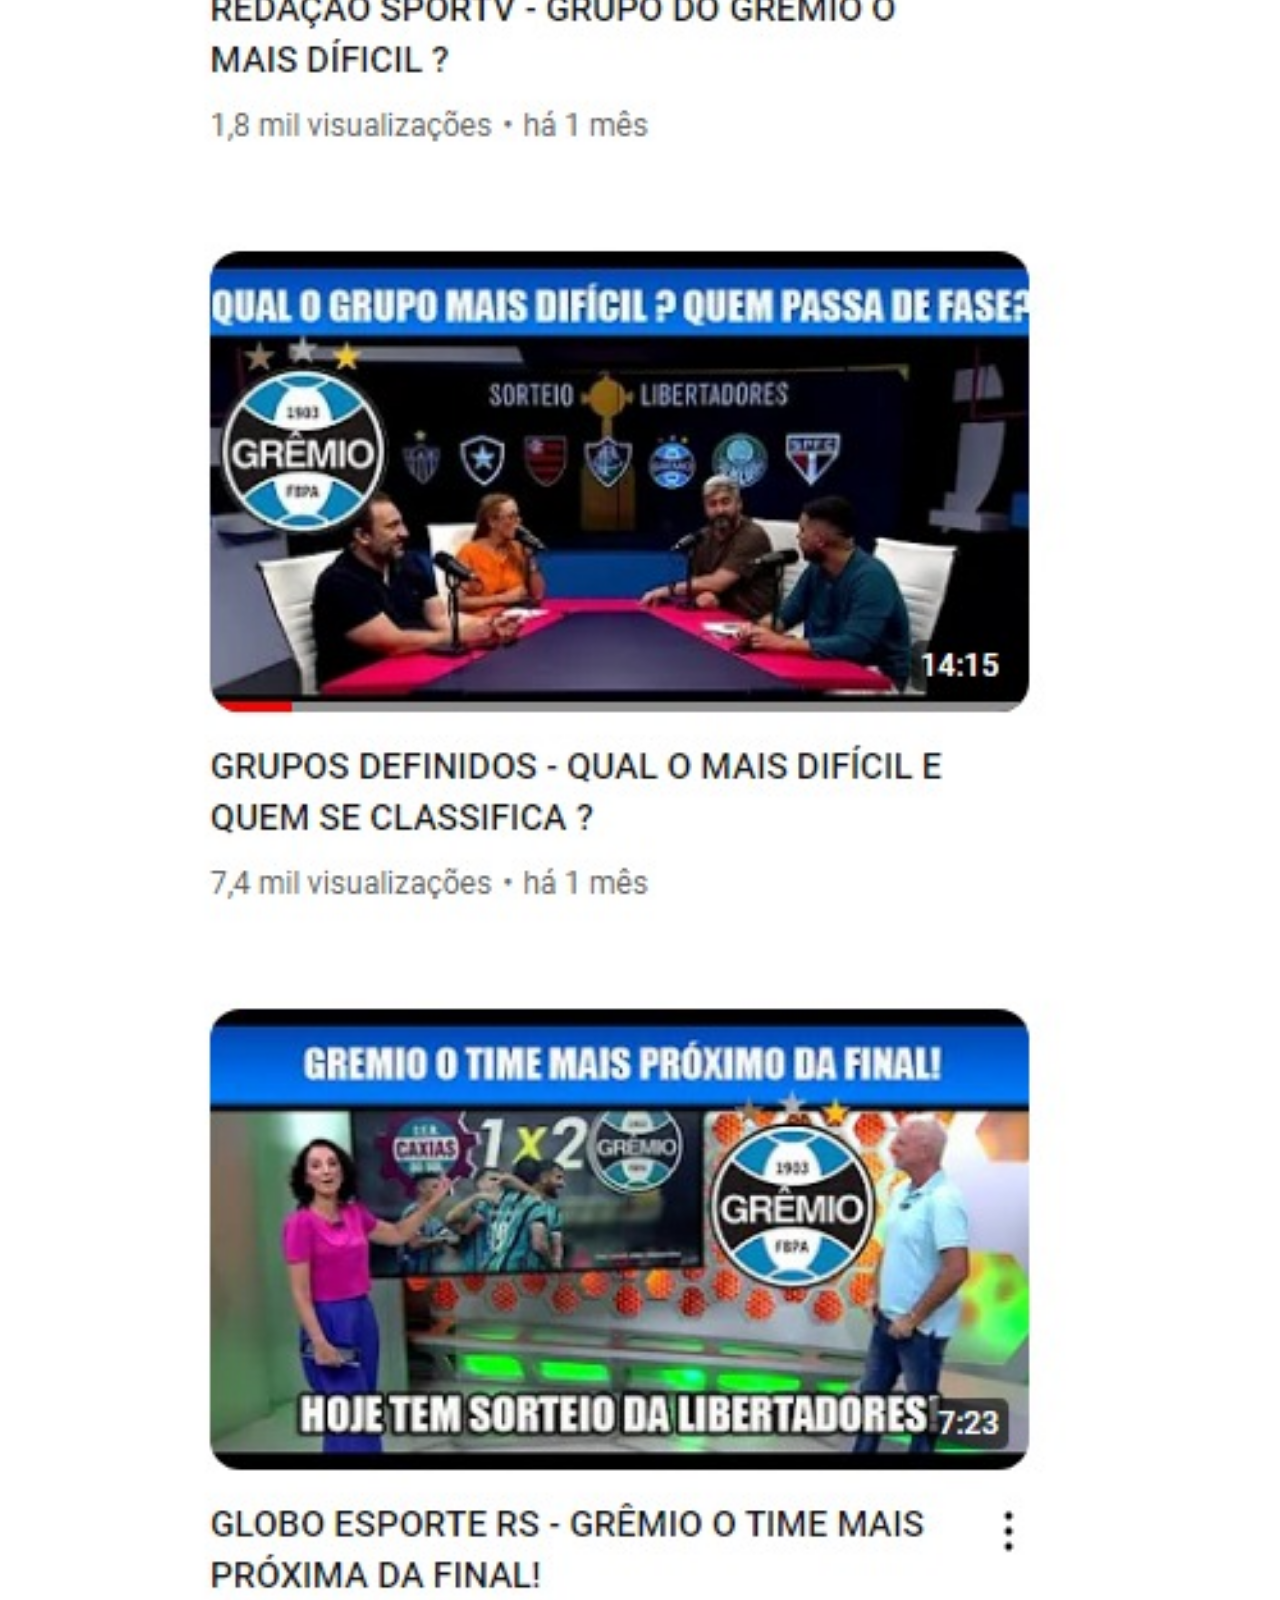
<file: youtube.html>
<!DOCTYPE html>
<html lang="pt-br">
<head>
    <meta charset="UTF-8">
    <meta name="viewport" content="width=device-width, initial-scale=1.0">
    <title>Youtube</title>   
    <link rel="stylesheet" href="stylos/social.css">

</head>
<body>
    <img src="imagens/meuyoutube.jpg" alt="YouTube">
    <a href="https://www.youtube.com/channel/UCOd8rl9-Ur9AMiDlqZG6x7Q" target="_blank">Acesse Aqui!</a>
</body>
</html>
</file>
<file: stylos/style.css>
@charset "UTF-8";

*{
    margin: 0px;
    padding: 0px;
    font-family: Arial, Helvetica, sans-serif;
}

html, body{
    height: 100vh;
    width: 100vw;
  
    background-color: black;
}

body{
    background: url('/imagens/fundo-madeira.jpg')top center / cover no-repeat fixed ;

}

main{
    height: 100vh;
    position: relative;
    
}

section#telefone {
    position: absolute;
    top: 50%;
    left: 50%;
    transform: translate(-50%,-50%);

    height: 500px;
    width: 311px;
    

    background-image:url('/imagens/frame-iphone.png');
    background-repeat: no-repeat;
    background-size: contain;
    background-attachment: fixed;
}

iframe#tela {
    position: relative;
    top:64px;
    left:17px;
    width: 214px;
    height:375px;
    border: 1px solid white;
}

section#redes-sociais img{
    width: 50px;
    border-radius: 50%;
    margin: 10px;
    box-shadow: 2px 2px 5 #858585;
    box-sizing: border-box;

    
    
    
    
}



section#redes-sociais{
    text-align: right;
    
    
    

}

section#redes-sociais img:hover{
    border:2px solid white;
    transform: translate(-3px,-3px);
    transition: transform 0.5s;


}
</file>
<file: stylos/social.css>
*{
    margin: 0px;
    padding: 0px;
    font-family: Arial, Helvetica, sans-serif;
}

::-webkit-scrollbar{
    width: 0px;
    height: 0px;
}

img{

    width: 100vw;
}

a {
    display: block;
    background-color: darkred;
    padding: 15px;
    text-align: center;
    font-weight: bolder;
    text-decoration: none;
    color: white;
}

a:hover {
    background-color: #ce0303;
   
   
}

body.x > a{
    background-color: BLUE;
}

body.x > a:hover{
    background-color: rgb(46, 46, 235);

}

body.hub > a{
    background-color: black;
    color:white
}

body.hub > a:hover {
    background-color: #2c2c2c;
}
</file>
